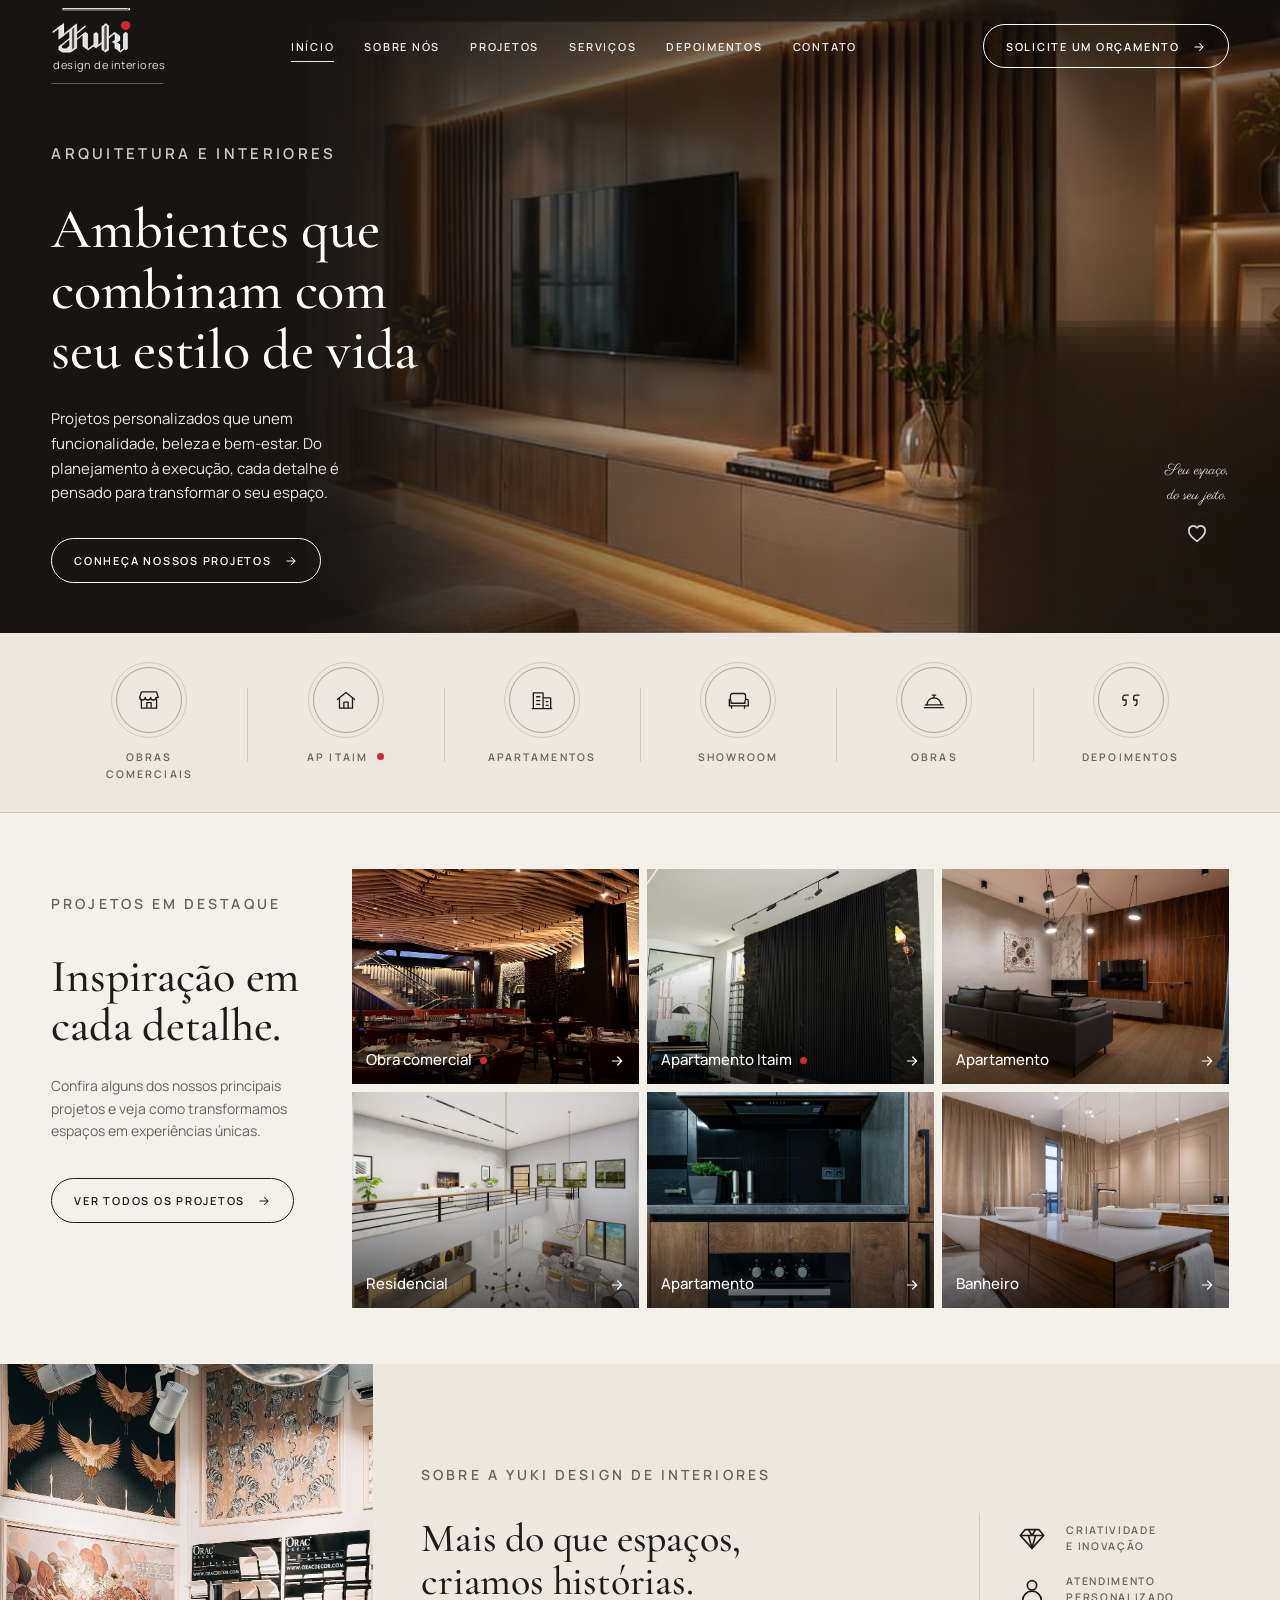
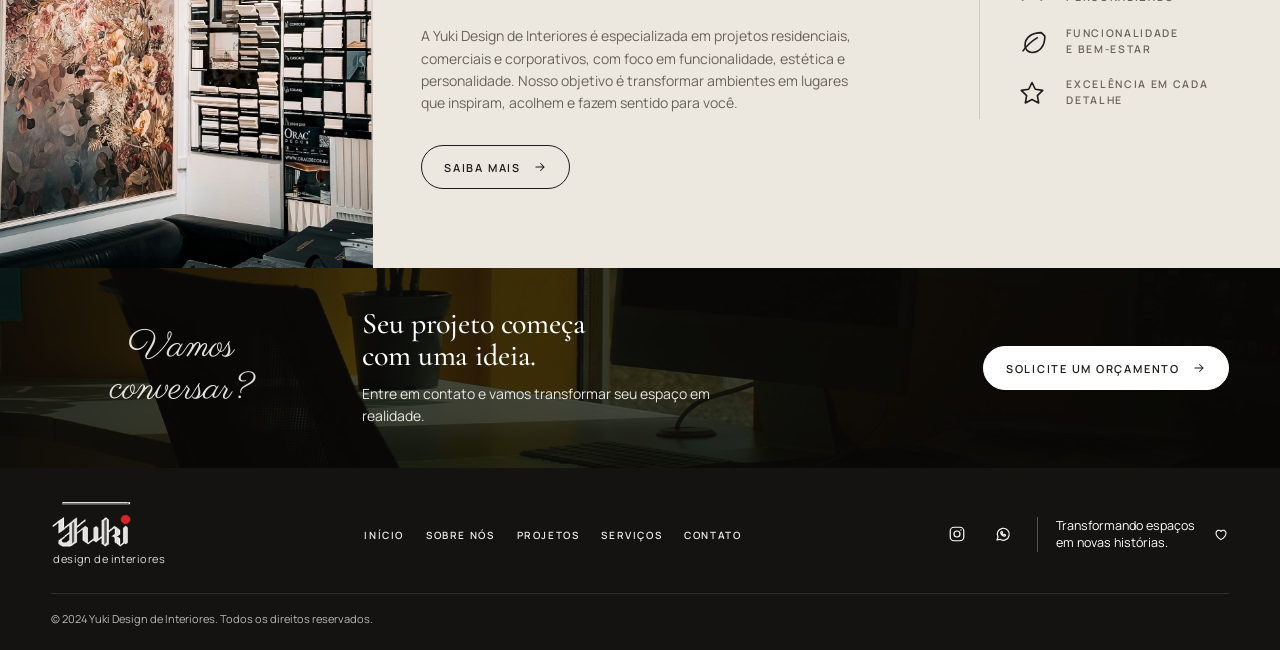
<file: index.html>
<!doctype html>
<html lang="pt-BR">
<head>
<meta charset="utf-8">
<meta name="viewport" content="width=device-width, initial-scale=1">
<title>Yuki Design de Interiores</title>
<meta name="description" content="Yuki Design de Interiores: projetos residenciais, comerciais e corporativos que unem funcionalidade, beleza e bem-estar. Do planejamento à execução, cada detalhe é pensado para transformar o seu espaço.">
<link rel="icon" href="img/favicon.png" type="image/png">
<link rel="preconnect" href="https://fonts.googleapis.com">
<link rel="preconnect" href="https://fonts.gstatic.com" crossorigin>
<link rel="stylesheet" href="https://fonts.googleapis.com/css2?family=Cormorant+Garamond:wght@500;600&family=Manrope:wght@400;500;600;700&family=Parisienne&display=swap">
<link rel="stylesheet" href="css/estilo.css">
</head>
<body class="pagina-index">

<header class="topo" id="topo">
  <div class="miolo">
    <a class="marca" href="index.html" aria-label="Yuki Design de Interiores, início">
      <img src="img/logo-branca.png" alt="Yuki" width="190" height="80">
      <small>design de interiores</small>
    </a>
    <nav aria-label="Principal">
      <ul class="menu" id="menu">
        <li><a href="index.html" aria-current="page">Início</a></li>
        <li><a href="sobre.html">Sobre nós</a></li>
        <li><a href="projetos.html">Projetos</a></li>
        <li><a href="servicos.html">Serviços</a></li>
        <li><a href="depoimentos.html">Depoimentos</a></li>
        <li><a href="contato.html">Contato</a></li>
      </ul>
    </nav>
    <a class="botao claro" href="contato.html">Solicite um orçamento <svg viewBox="0 0 24 24" fill="none" stroke="currentColor" stroke-width="1.8" stroke-linecap="round" stroke-linejoin="round" aria-hidden="true"><path d="M5 12h14M13 6l6 6-6 6"/></svg></a>
    <button class="abrir-menu" type="button" aria-expanded="false" aria-controls="menu" aria-label="Abrir o menu"><svg viewBox="0 0 24 24" fill="none" stroke="currentColor" stroke-width="1.8" stroke-linecap="round" aria-hidden="true"><path d="M4 7h16M4 12h16M4 17h16"/></svg></button>
  </div>
</header>

<main>
  <section class="heroi" id="inicio">
    <div class="slides" aria-hidden="true">
      <img class="fundo poster" src="img/hero.jpg" alt="" width="1358" height="762" fetchpriority="high">
      <video class="fundo" muted playsinline loop preload="none" data-pc="video/clip-1.mp4" data-cel="video/clip-1-m.mp4"></video>
      <video class="fundo" muted playsinline loop preload="none" data-pc="video/clip-2.mp4" data-cel="video/clip-2-m.mp4"></video>
      <video class="fundo" muted playsinline loop preload="none" data-pc="video/clip-3.mp4" data-cel="video/clip-3-m.mp4"></video>
      <video class="fundo" muted playsinline loop preload="none" data-pc="video/clip-4.mp4" data-cel="video/clip-4-m.mp4"></video>
    </div>
    <div class="miolo">
      <div>
        <p class="rotulo">Arquitetura e interiores</p>
        <h1 class="serif">Ambientes que<br>combinam com<br>seu estilo de vida</h1>
        <p>Projetos personalizados que unem funcionalidade, beleza e bem-estar. Do planejamento à execução, cada detalhe é pensado para transformar o seu espaço.</p>
        <a class="botao claro" href="projetos.html">Conheça nossos projetos <svg viewBox="0 0 24 24" fill="none" stroke="currentColor" stroke-width="1.8" stroke-linecap="round" stroke-linejoin="round" aria-hidden="true"><path d="M5 12h14M13 6l6 6-6 6"/></svg></a>
      </div>
      <p class="assinatura">Seu espaço,<br>do seu jeito.
        <svg viewBox="0 0 24 24" fill="none" stroke="currentColor" stroke-width="1.6" stroke-linejoin="round" aria-hidden="true"><path d="M12 20.5s-7.5-4.6-7.5-10A4.1 4.1 0 0 1 12 8.2a4.1 4.1 0 0 1 7.5 2.3c0 5.4-7.5 10-7.5 10z"/></svg>
      </p>
    </div>
  </section>

  <section class="faixa" id="servicos" aria-label="Categorias">
    <div class="miolo">
      <ul>
        <li><a href="projetos.html#comercial"><span class="circulo"><svg viewBox="0 0 24 24" fill="none" stroke="currentColor" stroke-width="1.2" stroke-linecap="round" stroke-linejoin="round" aria-hidden="true"><path d="M3.5 9.5 5 4.5h14l1.5 5"/><path d="M3.5 9.5a2.5 2.5 0 0 0 5 0 2.5 2.5 0 0 0 5 0 2.5 2.5 0 0 0 5 0 2.5 2.5 0 0 0 2 0"/><path d="M5 11.5v8h14v-8M10 19.5v-5h4v5"/></svg></span>Obras<br>comerciais</a></li>
        <li><a href="projetos.html#apartamentos"><span class="circulo"><svg viewBox="0 0 24 24" fill="none" stroke="currentColor" stroke-width="1.2" stroke-linecap="round" stroke-linejoin="round" aria-hidden="true"><path d="M4 11.5 12 5l8 6.5"/><path d="M6 10v9.5h12V10"/><path d="M10 19.5v-5.5h4v5.5"/></svg></span><span class="nowrap">Ap Itaim <span class="ponto" aria-hidden="true"></span></span></a></li>
        <li><a href="projetos.html#apartamentos"><span class="circulo"><svg viewBox="0 0 24 24" fill="none" stroke="currentColor" stroke-width="1.2" stroke-linecap="round" stroke-linejoin="round" aria-hidden="true"><path d="M4 20V5.5h9V20M13 10h7v10M3 20h18"/><path d="M7 9h3M7 12.5h3M7 16h3M16 13.5h1.5M16 17h1.5"/></svg></span>Apartamentos</a></li>
        <li><a href="projetos.html#showroom"><span class="circulo"><svg viewBox="0 0 24 24" fill="none" stroke="currentColor" stroke-width="1.2" stroke-linecap="round" stroke-linejoin="round" aria-hidden="true"><path d="M5 11V8a2 2 0 0 1 2-2h10a2 2 0 0 1 2 2v3"/><path d="M4 11.5a1.5 1.5 0 0 1 1.5 1.5v2h13v-2a1.5 1.5 0 0 1 3 0v4.5H4z"/><path d="M6 17.5V19.5M18 17.5V19.5"/></svg></span>Showroom</a></li>
        <li><a href="servicos.html"><span class="circulo"><svg viewBox="0 0 24 24" fill="none" stroke="currentColor" stroke-width="1.2" stroke-linecap="round" stroke-linejoin="round" aria-hidden="true"><path d="M4 16.5h16"/><path d="M5.5 16.5a6.5 6.5 0 0 1 13 0"/><path d="M12 7.5v2.5M10.5 7.5h3"/><path d="M3 19h18"/></svg></span>Obras</a></li>
        <li><a href="depoimentos.html"><span class="circulo"><svg viewBox="0 0 24 24" fill="none" stroke="currentColor" stroke-width="1.2" stroke-linecap="round" stroke-linejoin="round" aria-hidden="true"><path d="M9.5 7.5H6.5a2 2 0 0 0-2 2v2.5h3v3a2 2 0 0 1-2 2"/><path d="M19.5 7.5h-3a2 2 0 0 0-2 2v2.5h3v3a2 2 0 0 1-2 2"/></svg></span>Depoimentos</a></li>
      </ul>
    </div>
  </section>

  <section class="projetos" id="projetos">
    <div class="miolo">
      <div>
        <p class="rotulo">Projetos em destaque</p>
        <h2 class="serif">Inspiração em cada detalhe.</h2>
        <p>Confira alguns dos nossos principais projetos e veja como transformamos espaços em experiências únicas.</p>
        <a class="botao" href="projetos.html">Ver todos os projetos <svg viewBox="0 0 24 24" fill="none" stroke="currentColor" stroke-width="1.8" stroke-linecap="round" stroke-linejoin="round" aria-hidden="true"><path d="M5 12h14M13 6l6 6-6 6"/></svg></a>
      </div>
      <ul class="grade">
        <li><img src="img/proj-restaurante.jpg" alt="Obra comercial: salão de restaurante com iluminação quente e forro ripado" width="900" height="600" loading="lazy"><a href="projetos.html#comercial"><span>Obra <span class="nowrap">comercial <span class="ponto" aria-hidden="true"></span></span></span><svg viewBox="0 0 24 24" fill="none" stroke="currentColor" stroke-width="1.8" stroke-linecap="round" stroke-linejoin="round" aria-hidden="true"><path d="M5 12h14M13 6l6 6-6 6"/></svg></a></li>
        <li><img src="img/proj-apartamento-itaim.jpg" alt="Apartamento Itaim: living com painel ripado de madeira e iluminação indireta" width="900" height="600" loading="lazy"><a href="projetos.html#apartamentos"><span>Apartamento <span class="nowrap">Itaim <span class="ponto" aria-hidden="true"></span></span></span><svg viewBox="0 0 24 24" fill="none" stroke="currentColor" stroke-width="1.8" stroke-linecap="round" stroke-linejoin="round" aria-hidden="true"><path d="M5 12h14M13 6l6 6-6 6"/></svg></a></li>
        <li><img src="img/proj-apartamento-tv.jpg" alt="Apartamento: sala com painel de TV em madeira e sofá grafite" width="900" height="600" loading="lazy"><a href="projetos.html#apartamentos">Apartamento<svg viewBox="0 0 24 24" fill="none" stroke="currentColor" stroke-width="1.8" stroke-linecap="round" stroke-linejoin="round" aria-hidden="true"><path d="M5 12h14M13 6l6 6-6 6"/></svg></a></li>
        <li><img src="img/proj-residencial.jpg" alt="Residencial: mezanino com guarda-corpo em metal e parede de quadros" width="900" height="600" loading="lazy"><a href="projetos.html#residencial">Residencial<svg viewBox="0 0 24 24" fill="none" stroke="currentColor" stroke-width="1.8" stroke-linecap="round" stroke-linejoin="round" aria-hidden="true"><path d="M5 12h14M13 6l6 6-6 6"/></svg></a></li>
        <li><img src="img/proj-cozinha.jpg" alt="Apartamento: cozinha escura com bancada em madeira" width="900" height="600" loading="lazy"><a href="projetos.html#cozinhas">Apartamento<svg viewBox="0 0 24 24" fill="none" stroke="currentColor" stroke-width="1.8" stroke-linecap="round" stroke-linejoin="round" aria-hidden="true"><path d="M5 12h14M13 6l6 6-6 6"/></svg></a></li>
        <li><img src="img/proj-banheiro.jpg" alt="Banheiro: banheira de imersão e bancada de madeira com cuba dupla" width="900" height="600" loading="lazy"><a href="projetos.html#cozinhas">Banheiro<svg viewBox="0 0 24 24" fill="none" stroke="currentColor" stroke-width="1.8" stroke-linecap="round" stroke-linejoin="round" aria-hidden="true"><path d="M5 12h14M13 6l6 6-6 6"/></svg></a></li>
      </ul>
    </div>
  </section>

  <section class="sobre" id="sobre">
    <div class="miolo caixa">
      <figure><img src="img/sobre-amostras.jpg" alt="Mostruário de revestimentos e materiais do estúdio" width="1100" height="1487" loading="lazy"></figure>
      <div class="texto">
        <p class="rotulo">Sobre a Yuki Design de Interiores</p>
        <h2 class="serif">Mais do que espaços, criamos histórias.</h2>
        <p>A Yuki Design de Interiores é especializada em projetos residenciais, comerciais e corporativos, com foco em funcionalidade, estética e personalidade. Nosso objetivo é transformar ambientes em lugares que inspiram, acolhem e fazem sentido para você.</p>
        <a class="botao" href="sobre.html">Saiba mais <svg viewBox="0 0 24 24" fill="none" stroke="currentColor" stroke-width="1.8" stroke-linecap="round" stroke-linejoin="round" aria-hidden="true"><path d="M5 12h14M13 6l6 6-6 6"/></svg></a>
      </div>
      <ul class="valores">
        <li><svg viewBox="0 0 24 24" fill="none" stroke="currentColor" stroke-width="1.4" stroke-linejoin="round" aria-hidden="true"><path d="M6 4h12l4 5-10 11L2 9z"/><path d="M2 9h20M9 4l3 5 3-5M9 9l3 11 3-11"/></svg><span>Criatividade<br>e inovação</span></li>
        <li><svg viewBox="0 0 24 24" fill="none" stroke="currentColor" stroke-width="1.4" stroke-linejoin="round" aria-hidden="true"><circle cx="12" cy="8" r="4"/><path d="M4 21a8 8 0 0 1 16 0"/></svg><span>Atendimento<br>personalizado</span></li>
        <li><svg viewBox="0 0 24 24" fill="none" stroke="currentColor" stroke-width="1.4" stroke-linejoin="round" aria-hidden="true"><path d="M20 4c-8 0-14 4-14 11a6 6 0 0 0 6 6c7 0 11-6 11-14z"/><path d="M4 20c4-6 8-9 13-12"/></svg><span>Funcionalidade<br>e bem-estar</span></li>
        <li><svg viewBox="0 0 24 24" fill="none" stroke="currentColor" stroke-width="1.4" stroke-linejoin="round" aria-hidden="true"><path d="M12 3l2.8 5.8 6.4.9-4.6 4.5 1.1 6.3L12 17.5l-5.7 3 1.1-6.3L2.8 9.7l6.4-.9z"/></svg><span>Excelência em cada detalhe</span></li>
      </ul>
    </div>
  </section>

  <section class="chamada" id="contato-chamada">
    <img class="fundo" src="img/cta.jpg" alt="" width="1800" height="1200" loading="lazy">
    <div class="miolo">
      <p class="script">Vamos<br>conversar?</p>
      <div>
        <h2 class="serif">Seu projeto começa<br>com uma ideia.</h2>
        <p>Entre em contato e vamos transformar seu espaço em realidade.</p>
      </div>
      <a class="botao cheio" href="contato.html">Solicite um orçamento <svg viewBox="0 0 24 24" fill="none" stroke="currentColor" stroke-width="1.8" stroke-linecap="round" stroke-linejoin="round" aria-hidden="true"><path d="M5 12h14M13 6l6 6-6 6"/></svg></a>
    </div>
  </section>
</main>

<footer class="rodape">
  <div class="miolo linha-1">
    <a class="marca" href="index.html" aria-label="Yuki Design de Interiores, início">
      <img src="img/logo-branca.png" alt="Yuki" width="190" height="80">
      <small>design de interiores</small>
    </a>
    <nav aria-label="Rodapé">
      <ul class="menu">
        <li><a href="index.html">Início</a></li>
        <li><a href="sobre.html">Sobre nós</a></li>
        <li><a href="projetos.html">Projetos</a></li>
        <li><a href="servicos.html">Serviços</a></li>
        <li><a href="contato.html">Contato</a></li>
      </ul>
    </nav>
    <div class="redes">
      <div class="icones">
        <a href="#" data-contato="instagram" aria-label="Instagram"><svg viewBox="0 0 24 24" fill="none" stroke="currentColor" stroke-width="1.6" stroke-linejoin="round" aria-hidden="true"><rect x="3" y="3" width="18" height="18" rx="5"/><circle cx="12" cy="12" r="4"/><circle cx="17.3" cy="6.7" r="0.9" fill="currentColor" stroke="none"/></svg></a>
        <a href="#" data-contato="whatsapp" aria-label="WhatsApp"><svg viewBox="0 0 24 24" fill="none" stroke="currentColor" stroke-width="1.6" stroke-linejoin="round" aria-hidden="true"><path d="M4 20l1.3-3.8A8 8 0 1 1 8 19.1z"/><path d="M9 9.5c0 3 2.5 5.5 5.5 5.5l1-1.5-2-1-1 1a4 4 0 0 1-2-2l1-1-1-2z"/></svg></a>
      </div>
      <p class="frase">Transformando espaços em novas histórias. <svg viewBox="0 0 24 24" fill="none" stroke="currentColor" stroke-width="1.6" stroke-linejoin="round" aria-hidden="true"><path d="M12 20.5s-7.5-4.6-7.5-10A4.1 4.1 0 0 1 12 8.2a4.1 4.1 0 0 1 7.5 2.3c0 5.4-7.5 10-7.5 10z"/></svg></p>
    </div>
  </div>
  <div class="miolo linha-2">© 2024 Yuki Design de Interiores. Todos os direitos reservados.</div>
</footer>

<script src="js/site.js"></script>
</body>
</html>
</file>
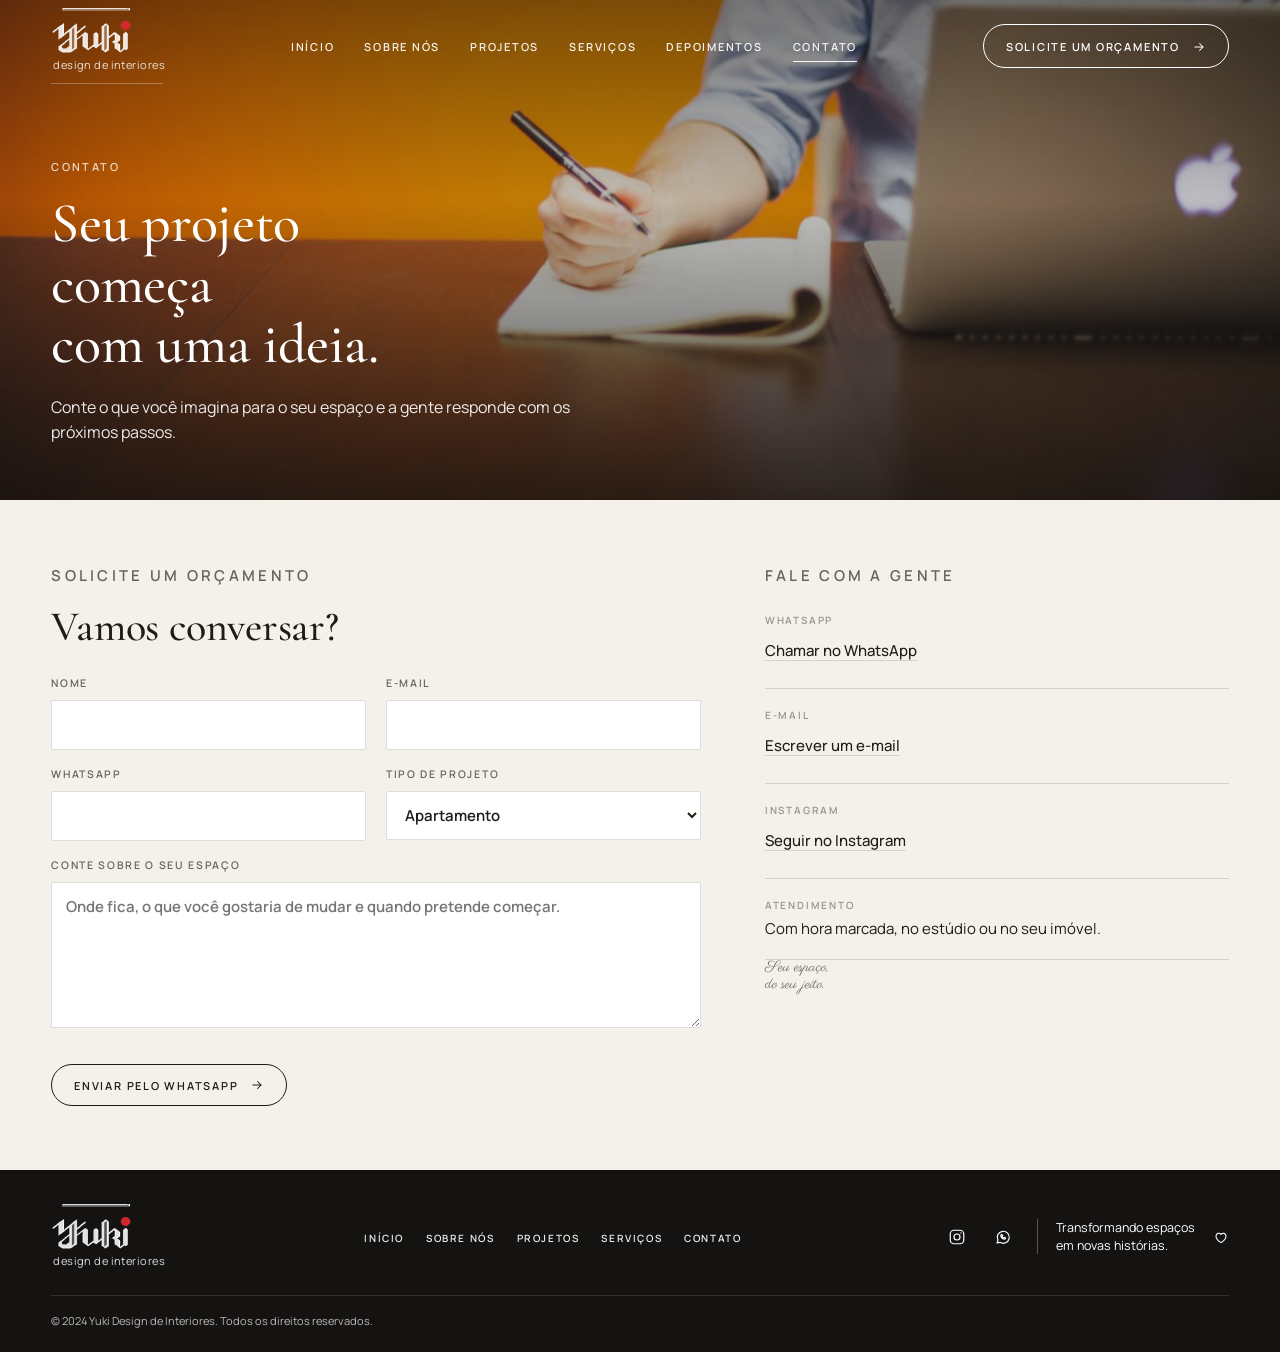
<file: contato.html>
<!doctype html>
<html lang="pt-BR">
<head>
<meta charset="utf-8">
<meta name="viewport" content="width=device-width, initial-scale=1">
<title>Contato · Yuki Design de Interiores</title>
<meta name="description" content="Fale com a Yuki Design de Interiores e solicite um orçamento para o seu projeto residencial, comercial ou corporativo.">
<link rel="icon" href="img/favicon.png" type="image/png">
<link rel="preconnect" href="https://fonts.googleapis.com">
<link rel="preconnect" href="https://fonts.gstatic.com" crossorigin>
<link rel="stylesheet" href="https://fonts.googleapis.com/css2?family=Cormorant+Garamond:wght@500;600&family=Manrope:wght@400;500;600;700&family=Parisienne&display=swap">
<link rel="stylesheet" href="css/estilo.css">
</head>
<body class="pagina-contato">

<header class="topo" id="topo">
  <div class="miolo">
    <a class="marca" href="index.html" aria-label="Yuki Design de Interiores, início">
      <img src="img/logo-branca.png" alt="Yuki" width="190" height="80">
      <small>design de interiores</small>
    </a>
    <nav aria-label="Principal">
      <ul class="menu" id="menu">
        <li><a href="index.html">Início</a></li>
        <li><a href="sobre.html">Sobre nós</a></li>
        <li><a href="projetos.html">Projetos</a></li>
        <li><a href="servicos.html">Serviços</a></li>
        <li><a href="depoimentos.html">Depoimentos</a></li>
        <li><a href="contato.html" aria-current="page">Contato</a></li>
      </ul>
    </nav>
    <a class="botao claro" href="contato.html">Solicite um orçamento <svg viewBox="0 0 24 24" fill="none" stroke="currentColor" stroke-width="1.8" stroke-linecap="round" stroke-linejoin="round" aria-hidden="true"><path d="M5 12h14M13 6l6 6-6 6"/></svg></a>
    <button class="abrir-menu" type="button" aria-expanded="false" aria-controls="menu" aria-label="Abrir o menu"><svg viewBox="0 0 24 24" fill="none" stroke="currentColor" stroke-width="1.8" stroke-linecap="round" aria-hidden="true"><path d="M4 7h16M4 12h16M4 17h16"/></svg></button>
  </div>
</header>

<main>
  <section class="banner">
    <img class="banner-foto" src="img/contato.jpg" alt="" width="1800" height="1200" fetchpriority="high">
    <div class="miolo">
      <p class="rotulo entra" style="--i:0">Contato</p>
      <h1 class="serif"><span class="linha" style="--i:0">Seu projeto começa</span><span class="linha" style="--i:1">com uma ideia.</span></h1>
      <p class="lead entra" style="--i:3">Conte o que você imagina para o seu espaço e a gente responde com os próximos passos.</p>
    </div>
  </section>

  <section class="secao contato-secao">
    <div class="miolo duas">
      <form class="form" id="form-contato" novalidate>
        <p class="rotulo">Solicite um orçamento</p>
        <h2 class="serif">Vamos conversar?</h2>
        <div class="campos">
          <label>Nome<input type="text" name="nome" autocomplete="name" required></label>
          <label>E-mail<input type="email" name="email" autocomplete="email" required></label>
          <label>WhatsApp<input type="tel" name="whatsapp" autocomplete="tel" inputmode="tel"></label>
          <label>Tipo de projeto<select name="tipo"><option>Apartamento</option><option>Casa</option><option>Loja ou restaurante</option><option>Escritório</option><option>Consultoria de decoração</option><option>Outro</option></select></label>
          <label class="larga">Conte sobre o seu espaço<textarea name="mensagem" rows="5" placeholder="Onde fica, o que você gostaria de mudar e quando pretende começar."></textarea></label>
        </div>
        <button class="botao" type="submit">Enviar pelo WhatsApp <svg viewBox="0 0 24 24" fill="none" stroke="currentColor" stroke-width="1.8" stroke-linecap="round" stroke-linejoin="round" aria-hidden="true"><path d="M5 12h14M13 6l6 6-6 6"/></svg></button>
        <p class="aviso" id="aviso-form" hidden></p>
      </form>
      <aside class="info">
        <p class="rotulo">Fale com a gente</p>
        <ul>
          <li><span class="rotulo-mini">WhatsApp</span><a href="#" data-contato="whatsapp">Chamar no WhatsApp</a></li>
          <li><span class="rotulo-mini">E-mail</span><a href="#" data-contato="email">Escrever um e-mail</a></li>
          <li><span class="rotulo-mini">Instagram</span><a href="#" data-contato="instagram">Seguir no Instagram</a></li>
          <li><span class="rotulo-mini">Atendimento</span><span>Com hora marcada, no estúdio ou no seu imóvel.</span></li>
        </ul>
        <p class="script-escuro">Seu espaço,<br>do seu jeito.</p>
      </aside>
    </div>
  </section>
</main>

<footer class="rodape">
  <div class="miolo linha-1">
    <a class="marca" href="index.html" aria-label="Yuki Design de Interiores, início">
      <img src="img/logo-branca.png" alt="Yuki" width="190" height="80">
      <small>design de interiores</small>
    </a>
    <nav aria-label="Rodapé">
      <ul class="menu">
        <li><a href="index.html">Início</a></li>
        <li><a href="sobre.html">Sobre nós</a></li>
        <li><a href="projetos.html">Projetos</a></li>
        <li><a href="servicos.html">Serviços</a></li>
        <li><a href="contato.html">Contato</a></li>
      </ul>
    </nav>
    <div class="redes">
      <div class="icones">
        <a href="#" data-contato="instagram" aria-label="Instagram"><svg viewBox="0 0 24 24" fill="none" stroke="currentColor" stroke-width="1.6" stroke-linejoin="round" aria-hidden="true"><rect x="3" y="3" width="18" height="18" rx="5"/><circle cx="12" cy="12" r="4"/><circle cx="17.3" cy="6.7" r="0.9" fill="currentColor" stroke="none"/></svg></a>
        <a href="#" data-contato="whatsapp" aria-label="WhatsApp"><svg viewBox="0 0 24 24" fill="none" stroke="currentColor" stroke-width="1.6" stroke-linejoin="round" aria-hidden="true"><path d="M4 20l1.3-3.8A8 8 0 1 1 8 19.1z"/><path d="M9 9.5c0 3 2.5 5.5 5.5 5.5l1-1.5-2-1-1 1a4 4 0 0 1-2-2l1-1-1-2z"/></svg></a>
      </div>
      <p class="frase">Transformando espaços em novas histórias. <svg viewBox="0 0 24 24" fill="none" stroke="currentColor" stroke-width="1.6" stroke-linejoin="round" aria-hidden="true"><path d="M12 20.5s-7.5-4.6-7.5-10A4.1 4.1 0 0 1 12 8.2a4.1 4.1 0 0 1 7.5 2.3c0 5.4-7.5 10-7.5 10z"/></svg></p>
    </div>
  </div>
  <div class="miolo linha-2">© 2024 Yuki Design de Interiores. Todos os direitos reservados.</div>
</footer>

<script src="js/site.js"></script>
</body>
</html>
</file>
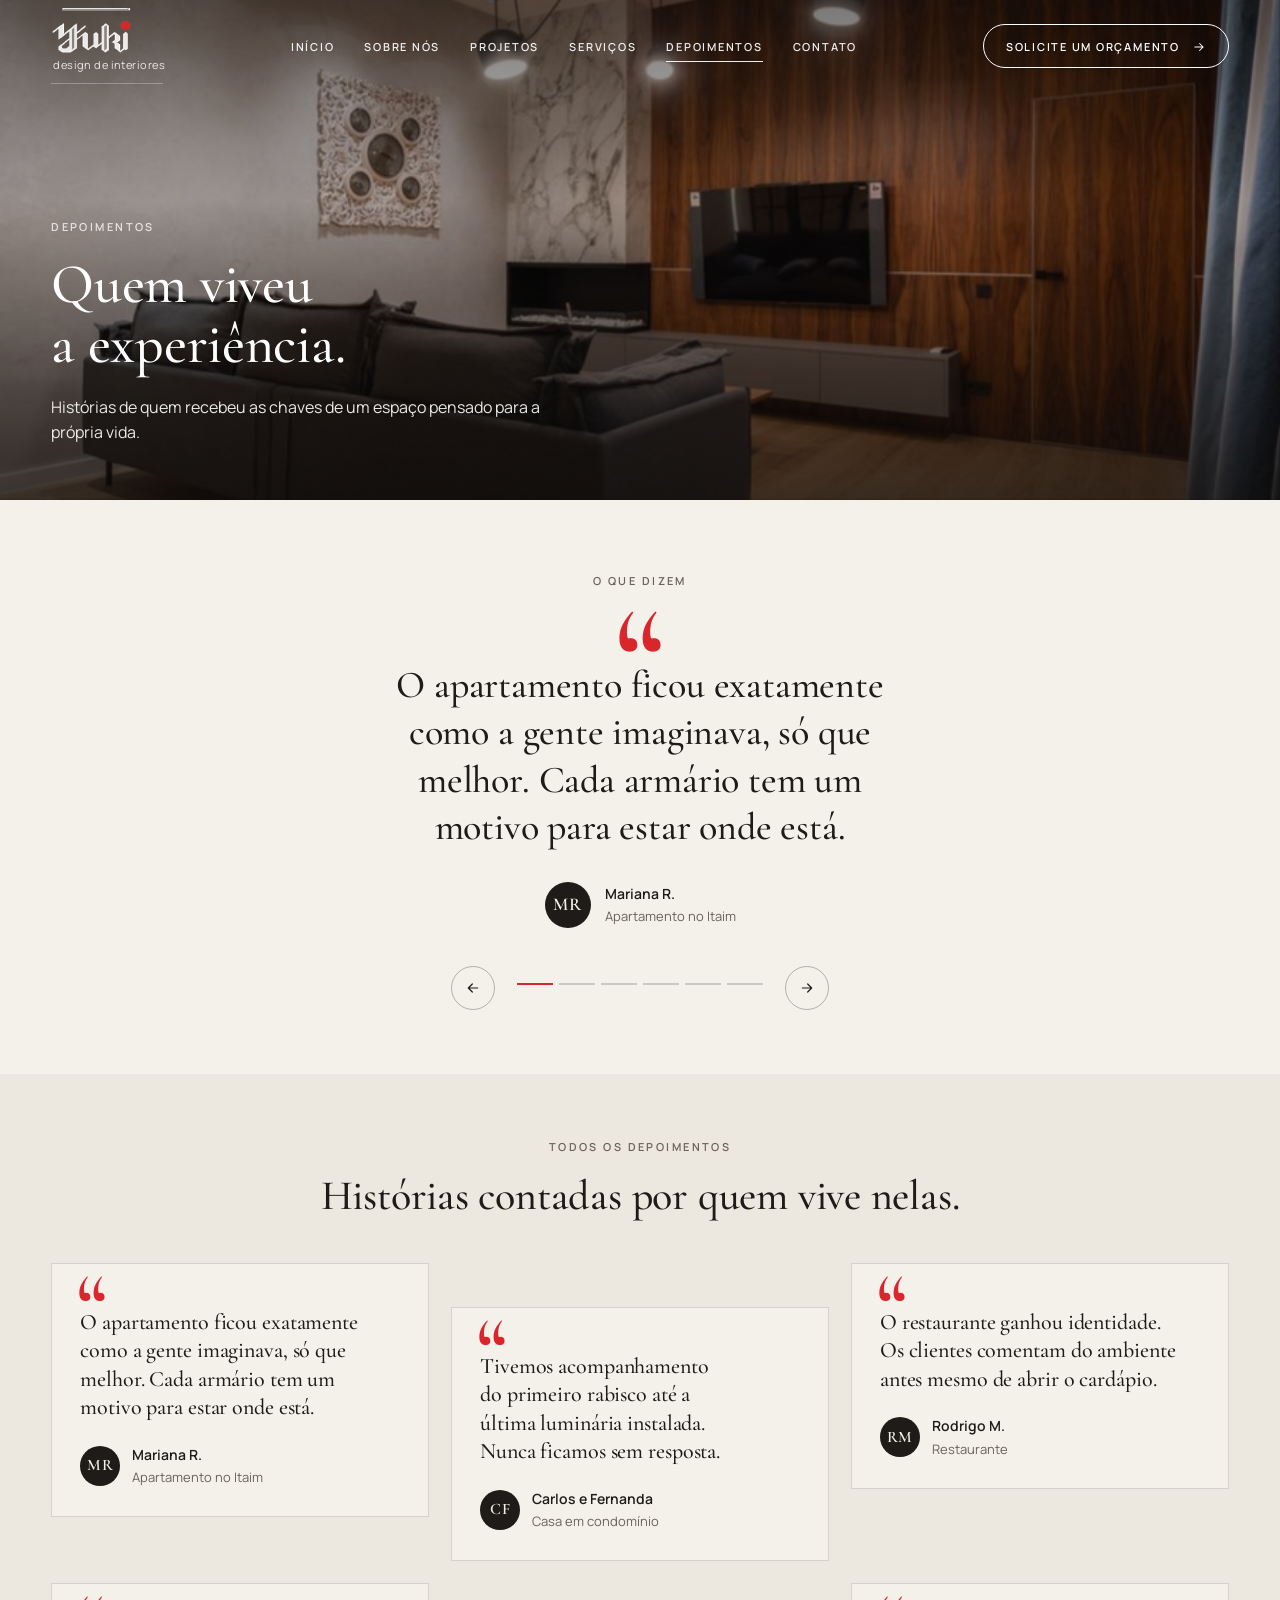
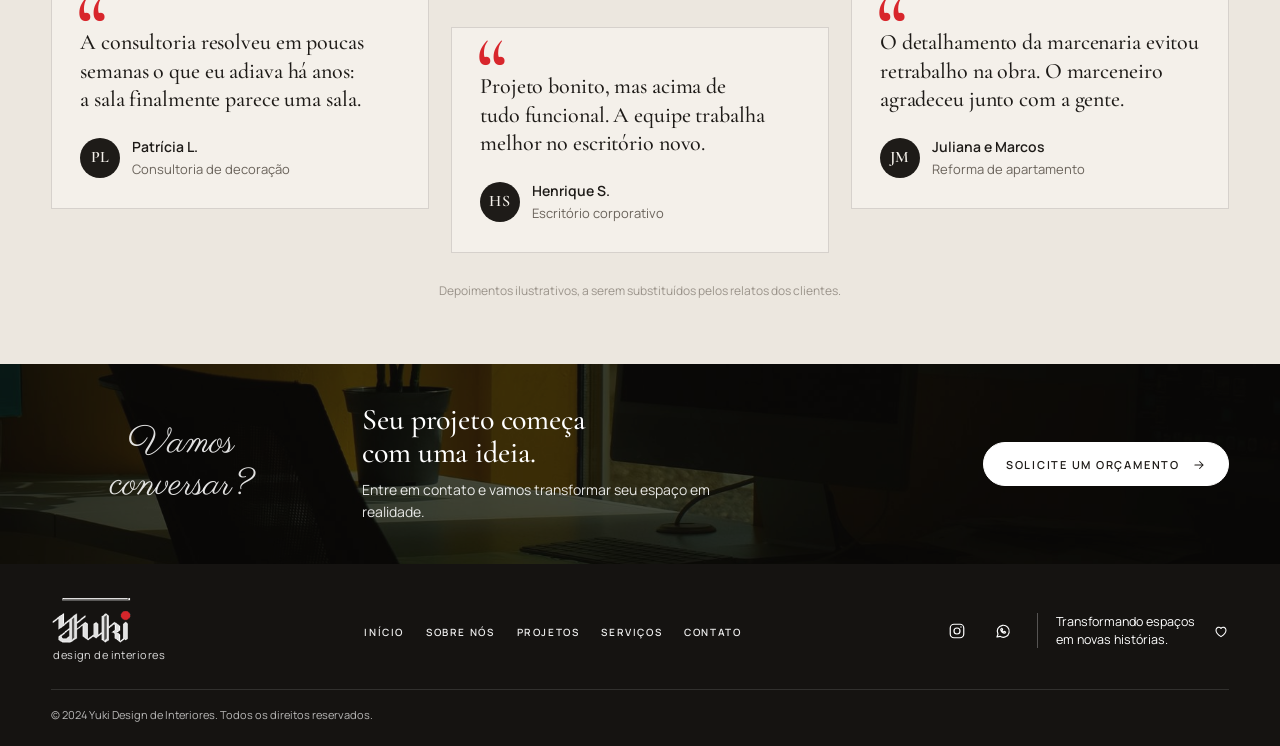
<file: depoimentos.html>
<!doctype html>
<html lang="pt-BR">
<head>
<meta charset="utf-8">
<meta name="viewport" content="width=device-width, initial-scale=1">
<title>Depoimentos · Yuki Design de Interiores</title>
<meta name="description" content="O que dizem os clientes da Yuki Design de Interiores sobre projetos de apartamentos, casas, restaurantes e escritórios.">
<link rel="icon" href="img/favicon.png" type="image/png">
<link rel="preconnect" href="https://fonts.googleapis.com">
<link rel="preconnect" href="https://fonts.gstatic.com" crossorigin>
<link rel="stylesheet" href="https://fonts.googleapis.com/css2?family=Cormorant+Garamond:wght@500;600&family=Manrope:wght@400;500;600;700&family=Parisienne&display=swap">
<link rel="stylesheet" href="css/estilo.css">
</head>
<body class="pagina-depoimentos">

<header class="topo" id="topo">
  <div class="miolo">
    <a class="marca" href="index.html" aria-label="Yuki Design de Interiores, início">
      <img src="img/logo-branca.png" alt="Yuki" width="190" height="80">
      <small>design de interiores</small>
    </a>
    <nav aria-label="Principal">
      <ul class="menu" id="menu">
        <li><a href="index.html">Início</a></li>
        <li><a href="sobre.html">Sobre nós</a></li>
        <li><a href="projetos.html">Projetos</a></li>
        <li><a href="servicos.html">Serviços</a></li>
        <li><a href="depoimentos.html" aria-current="page">Depoimentos</a></li>
        <li><a href="contato.html">Contato</a></li>
      </ul>
    </nav>
    <a class="botao claro" href="contato.html">Solicite um orçamento <svg viewBox="0 0 24 24" fill="none" stroke="currentColor" stroke-width="1.8" stroke-linecap="round" stroke-linejoin="round" aria-hidden="true"><path d="M5 12h14M13 6l6 6-6 6"/></svg></a>
    <button class="abrir-menu" type="button" aria-expanded="false" aria-controls="menu" aria-label="Abrir o menu"><svg viewBox="0 0 24 24" fill="none" stroke="currentColor" stroke-width="1.8" stroke-linecap="round" aria-hidden="true"><path d="M4 7h16M4 12h16M4 17h16"/></svg></button>
  </div>
</header>

<main>
  <section class="banner">
    <img class="banner-foto" src="img/proj-apartamento-tv.jpg" alt="" width="1800" height="1200" fetchpriority="high">
    <div class="miolo">
      <p class="rotulo entra" style="--i:0">Depoimentos</p>
      <h1 class="serif"><span class="linha" style="--i:0">Quem viveu</span><span class="linha" style="--i:1">a experiência.</span></h1>
      <p class="lead entra" style="--i:3">Histórias de quem recebeu as chaves de um espaço pensado para a própria vida.</p>
    </div>
  </section>

  <section class="secao vitrine">
    <div class="miolo">
      <p class="rotulo centro revela">O que dizem</p>
      <div class="vitrine-caixa revela" style="--atraso:.1s">
        <span class="aspas-grande serif" aria-hidden="true">“</span>
        <div class="vitrine-slides">
          <figure class="ativa"><blockquote class="serif">O apartamento ficou exatamente como a gente imaginava, só que melhor. Cada armário tem um motivo para estar onde está.</blockquote><figcaption><span class="inicial" aria-hidden="true">MR</span><span class="quem"><strong>Mariana R.</strong><span>Apartamento no Itaim</span></span></figcaption></figure>
          <figure><blockquote class="serif">Tivemos acompanhamento do primeiro rabisco até a última luminária instalada. Nunca ficamos sem resposta.</blockquote><figcaption><span class="inicial" aria-hidden="true">CF</span><span class="quem"><strong>Carlos e Fernanda</strong><span>Casa em condomínio</span></span></figcaption></figure>
          <figure><blockquote class="serif">O restaurante ganhou identidade. Os clientes comentam do ambiente antes mesmo de abrir o cardápio.</blockquote><figcaption><span class="inicial" aria-hidden="true">RM</span><span class="quem"><strong>Rodrigo M.</strong><span>Restaurante</span></span></figcaption></figure>
          <figure><blockquote class="serif">A consultoria resolveu em poucas semanas o que eu adiava há anos: a sala finalmente parece uma sala.</blockquote><figcaption><span class="inicial" aria-hidden="true">PL</span><span class="quem"><strong>Patrícia L.</strong><span>Consultoria de decoração</span></span></figcaption></figure>
          <figure><blockquote class="serif">Projeto bonito, mas acima de tudo funcional. A equipe trabalha melhor no escritório novo.</blockquote><figcaption><span class="inicial" aria-hidden="true">HS</span><span class="quem"><strong>Henrique S.</strong><span>Escritório corporativo</span></span></figcaption></figure>
          <figure><blockquote class="serif">O detalhamento da marcenaria evitou retrabalho na obra. O marceneiro agradeceu junto com a gente.</blockquote><figcaption><span class="inicial" aria-hidden="true">JM</span><span class="quem"><strong>Juliana e Marcos</strong><span>Reforma de apartamento</span></span></figcaption></figure>
        </div>
        <div class="vitrine-controles">
          <button type="button" class="ant" aria-label="Depoimento anterior"><svg viewBox="0 0 24 24" fill="none" stroke="currentColor" stroke-width="1.8" stroke-linecap="round" stroke-linejoin="round" aria-hidden="true"><path d="M19 12H5M11 6l-6 6 6 6"/></svg></button>
          <ol class="pontos" aria-label="Escolher o depoimento">
            <li><button type="button" aria-label="Depoimento 1" aria-current="true"><span class="barra"></span></button></li><li><button type="button" aria-label="Depoimento 2"><span class="barra"></span></button></li><li><button type="button" aria-label="Depoimento 3"><span class="barra"></span></button></li><li><button type="button" aria-label="Depoimento 4"><span class="barra"></span></button></li><li><button type="button" aria-label="Depoimento 5"><span class="barra"></span></button></li><li><button type="button" aria-label="Depoimento 6"><span class="barra"></span></button></li>
          </ol>
          <button type="button" class="prox" aria-label="Próximo depoimento"><svg viewBox="0 0 24 24" fill="none" stroke="currentColor" stroke-width="1.8" stroke-linecap="round" stroke-linejoin="round" aria-hidden="true"><path d="M5 12h14M13 6l6 6-6 6"/></svg></button>
        </div>
      </div>
    </div>
  </section>

  <section class="secao mural">
    <div class="miolo">
      <p class="rotulo centro revela">Todos os depoimentos</p>
      <h2 class="serif centro revela" style="--atraso:.1s">Histórias contadas por quem vive nelas.</h2>
      <ul class="mural-lista">
        <li class="revela" style="--atraso:0.10s"><span class="aspas serif" aria-hidden="true">“</span><blockquote class="serif">O apartamento ficou exatamente como a gente imaginava, só que melhor. Cada armário tem um motivo para estar onde está.</blockquote><p class="autor"><span class="inicial" aria-hidden="true">MR</span><span class="quem"><strong>Mariana R.</strong><span>Apartamento no Itaim</span></span></p></li>
        <li class="revela" style="--atraso:0.22s"><span class="aspas serif" aria-hidden="true">“</span><blockquote class="serif">Tivemos acompanhamento do primeiro rabisco até a última luminária instalada. Nunca ficamos sem resposta.</blockquote><p class="autor"><span class="inicial" aria-hidden="true">CF</span><span class="quem"><strong>Carlos e Fernanda</strong><span>Casa em condomínio</span></span></p></li>
        <li class="revela" style="--atraso:0.34s"><span class="aspas serif" aria-hidden="true">“</span><blockquote class="serif">O restaurante ganhou identidade. Os clientes comentam do ambiente antes mesmo de abrir o cardápio.</blockquote><p class="autor"><span class="inicial" aria-hidden="true">RM</span><span class="quem"><strong>Rodrigo M.</strong><span>Restaurante</span></span></p></li>
        <li class="revela" style="--atraso:0.10s"><span class="aspas serif" aria-hidden="true">“</span><blockquote class="serif">A consultoria resolveu em poucas semanas o que eu adiava há anos: a sala finalmente parece uma sala.</blockquote><p class="autor"><span class="inicial" aria-hidden="true">PL</span><span class="quem"><strong>Patrícia L.</strong><span>Consultoria de decoração</span></span></p></li>
        <li class="revela" style="--atraso:0.22s"><span class="aspas serif" aria-hidden="true">“</span><blockquote class="serif">Projeto bonito, mas acima de tudo funcional. A equipe trabalha melhor no escritório novo.</blockquote><p class="autor"><span class="inicial" aria-hidden="true">HS</span><span class="quem"><strong>Henrique S.</strong><span>Escritório corporativo</span></span></p></li>
        <li class="revela" style="--atraso:0.34s"><span class="aspas serif" aria-hidden="true">“</span><blockquote class="serif">O detalhamento da marcenaria evitou retrabalho na obra. O marceneiro agradeceu junto com a gente.</blockquote><p class="autor"><span class="inicial" aria-hidden="true">JM</span><span class="quem"><strong>Juliana e Marcos</strong><span>Reforma de apartamento</span></span></p></li>
      </ul>
      <p class="nota">Depoimentos ilustrativos, a serem substituídos pelos relatos dos clientes.</p>
    </div>
  </section>

  <section class="chamada" id="contato-chamada">
    <img class="fundo" src="img/cta.jpg" alt="" width="1800" height="1200" loading="lazy">
    <div class="miolo">
      <p class="script">Vamos<br>conversar?</p>
      <div>
        <h2 class="serif">Seu projeto começa<br>com uma ideia.</h2>
        <p>Entre em contato e vamos transformar seu espaço em realidade.</p>
      </div>
      <a class="botao cheio" href="contato.html">Solicite um orçamento <svg viewBox="0 0 24 24" fill="none" stroke="currentColor" stroke-width="1.8" stroke-linecap="round" stroke-linejoin="round" aria-hidden="true"><path d="M5 12h14M13 6l6 6-6 6"/></svg></a>
    </div>
  </section>
</main>

<footer class="rodape">
  <div class="miolo linha-1">
    <a class="marca" href="index.html" aria-label="Yuki Design de Interiores, início">
      <img src="img/logo-branca.png" alt="Yuki" width="190" height="80">
      <small>design de interiores</small>
    </a>
    <nav aria-label="Rodapé">
      <ul class="menu">
        <li><a href="index.html">Início</a></li>
        <li><a href="sobre.html">Sobre nós</a></li>
        <li><a href="projetos.html">Projetos</a></li>
        <li><a href="servicos.html">Serviços</a></li>
        <li><a href="contato.html">Contato</a></li>
      </ul>
    </nav>
    <div class="redes">
      <div class="icones">
        <a href="#" data-contato="instagram" aria-label="Instagram"><svg viewBox="0 0 24 24" fill="none" stroke="currentColor" stroke-width="1.6" stroke-linejoin="round" aria-hidden="true"><rect x="3" y="3" width="18" height="18" rx="5"/><circle cx="12" cy="12" r="4"/><circle cx="17.3" cy="6.7" r="0.9" fill="currentColor" stroke="none"/></svg></a>
        <a href="#" data-contato="whatsapp" aria-label="WhatsApp"><svg viewBox="0 0 24 24" fill="none" stroke="currentColor" stroke-width="1.6" stroke-linejoin="round" aria-hidden="true"><path d="M4 20l1.3-3.8A8 8 0 1 1 8 19.1z"/><path d="M9 9.5c0 3 2.5 5.5 5.5 5.5l1-1.5-2-1-1 1a4 4 0 0 1-2-2l1-1-1-2z"/></svg></a>
      </div>
      <p class="frase">Transformando espaços em novas histórias. <svg viewBox="0 0 24 24" fill="none" stroke="currentColor" stroke-width="1.6" stroke-linejoin="round" aria-hidden="true"><path d="M12 20.5s-7.5-4.6-7.5-10A4.1 4.1 0 0 1 12 8.2a4.1 4.1 0 0 1 7.5 2.3c0 5.4-7.5 10-7.5 10z"/></svg></p>
    </div>
  </div>
  <div class="miolo linha-2">© 2024 Yuki Design de Interiores. Todos os direitos reservados.</div>
</footer>

<script src="js/site.js"></script>
</body>
</html>
</file>
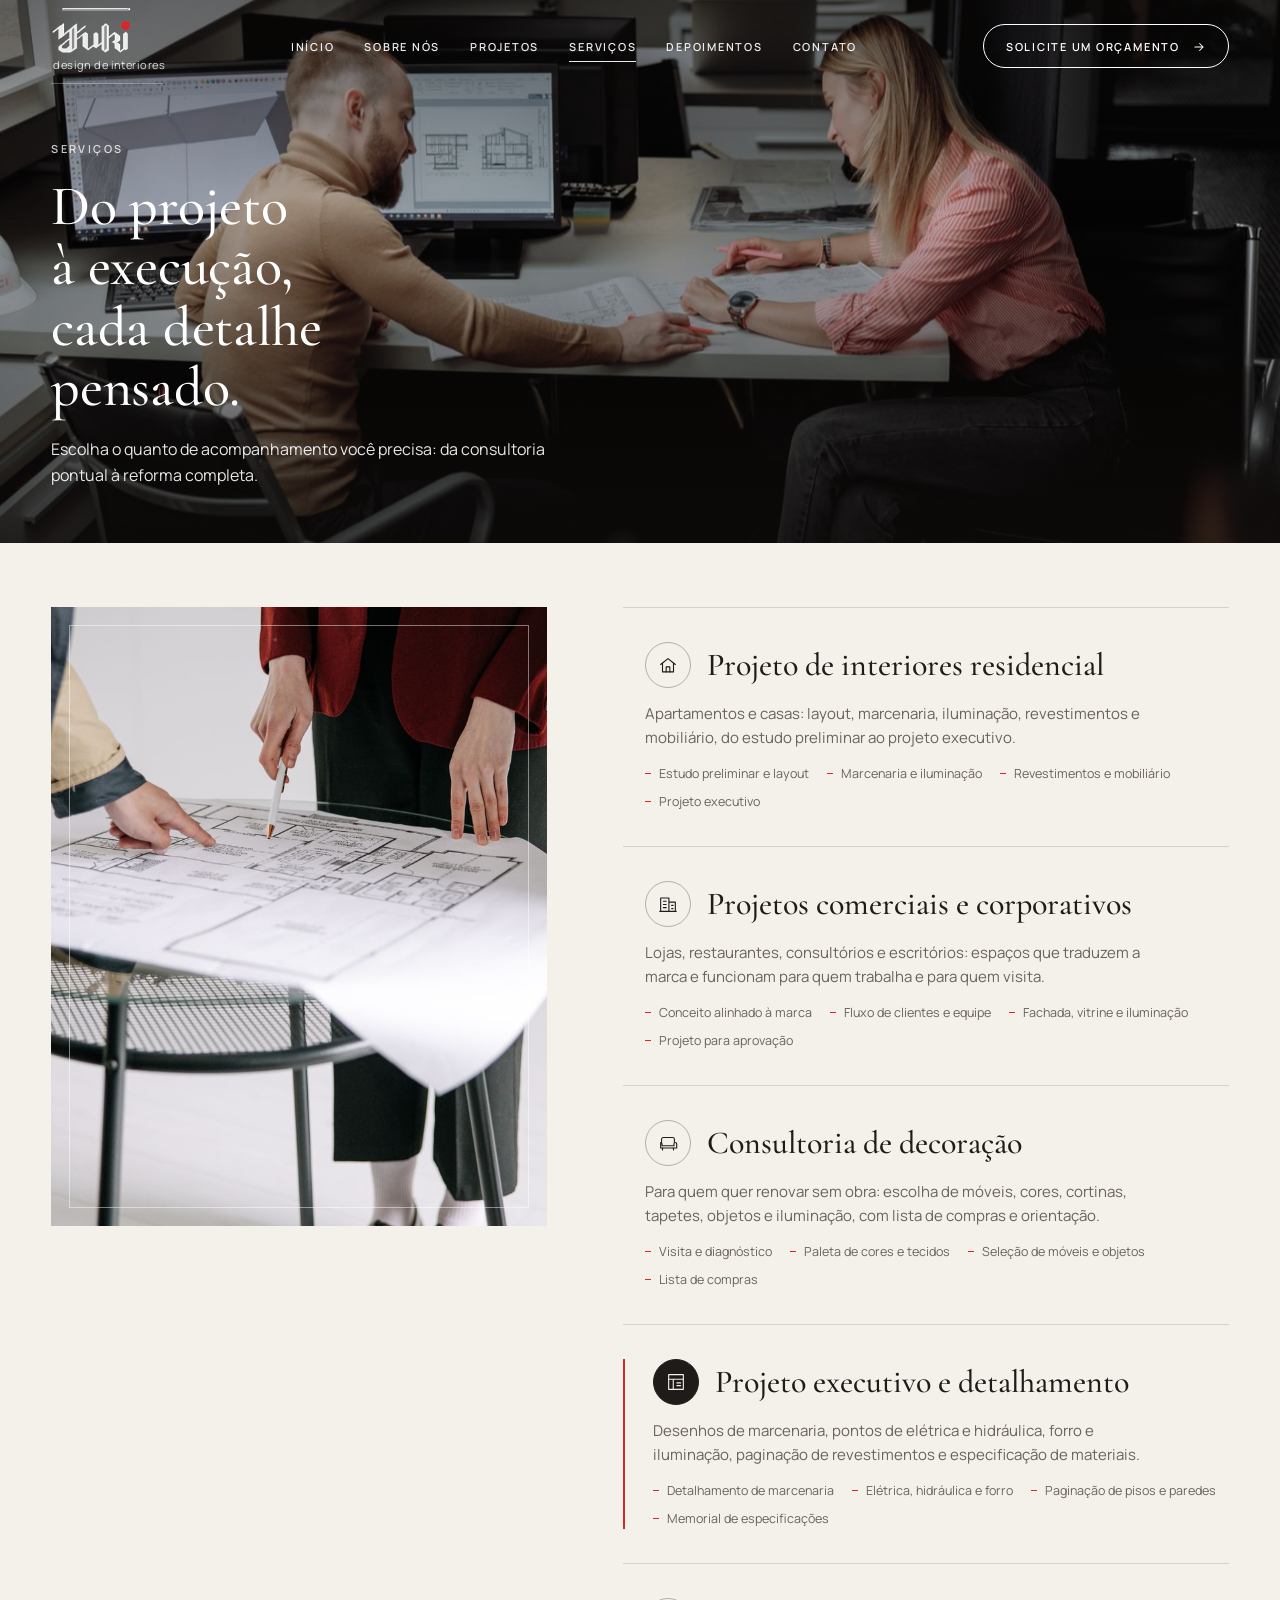
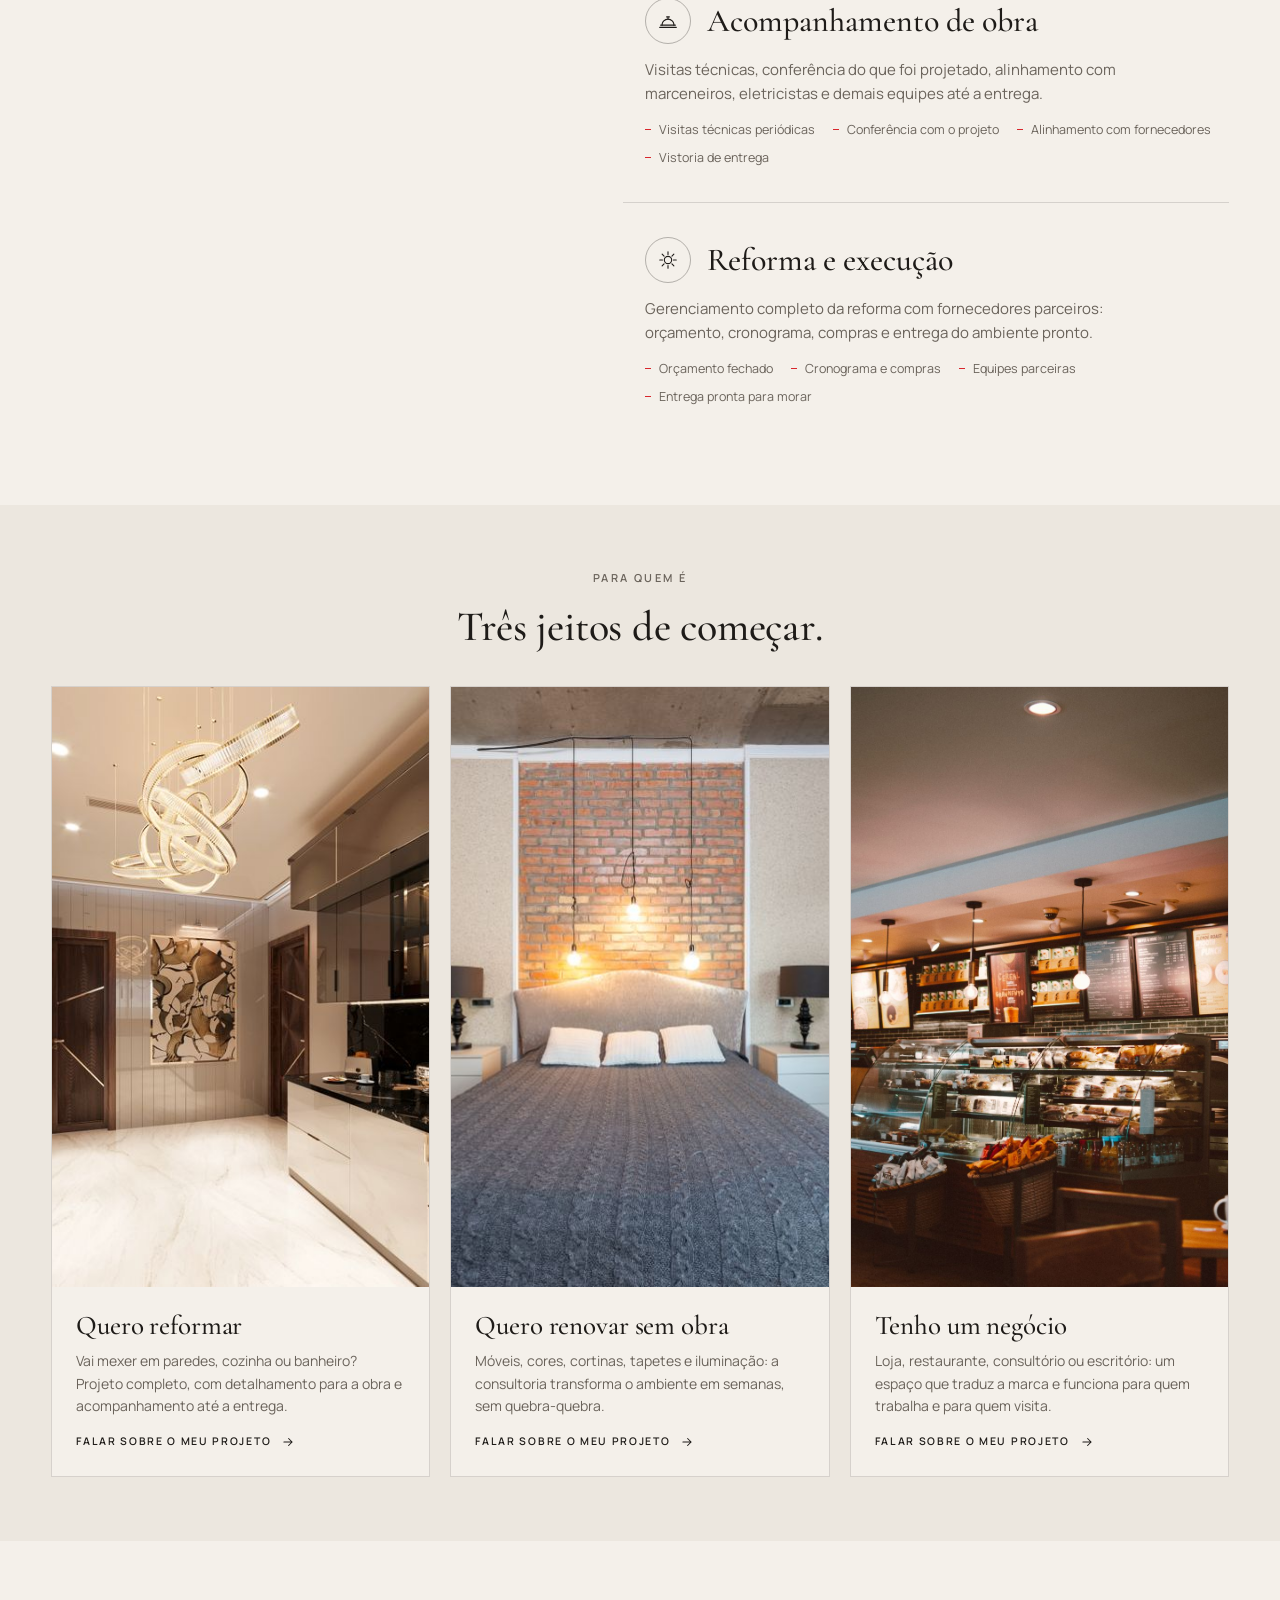
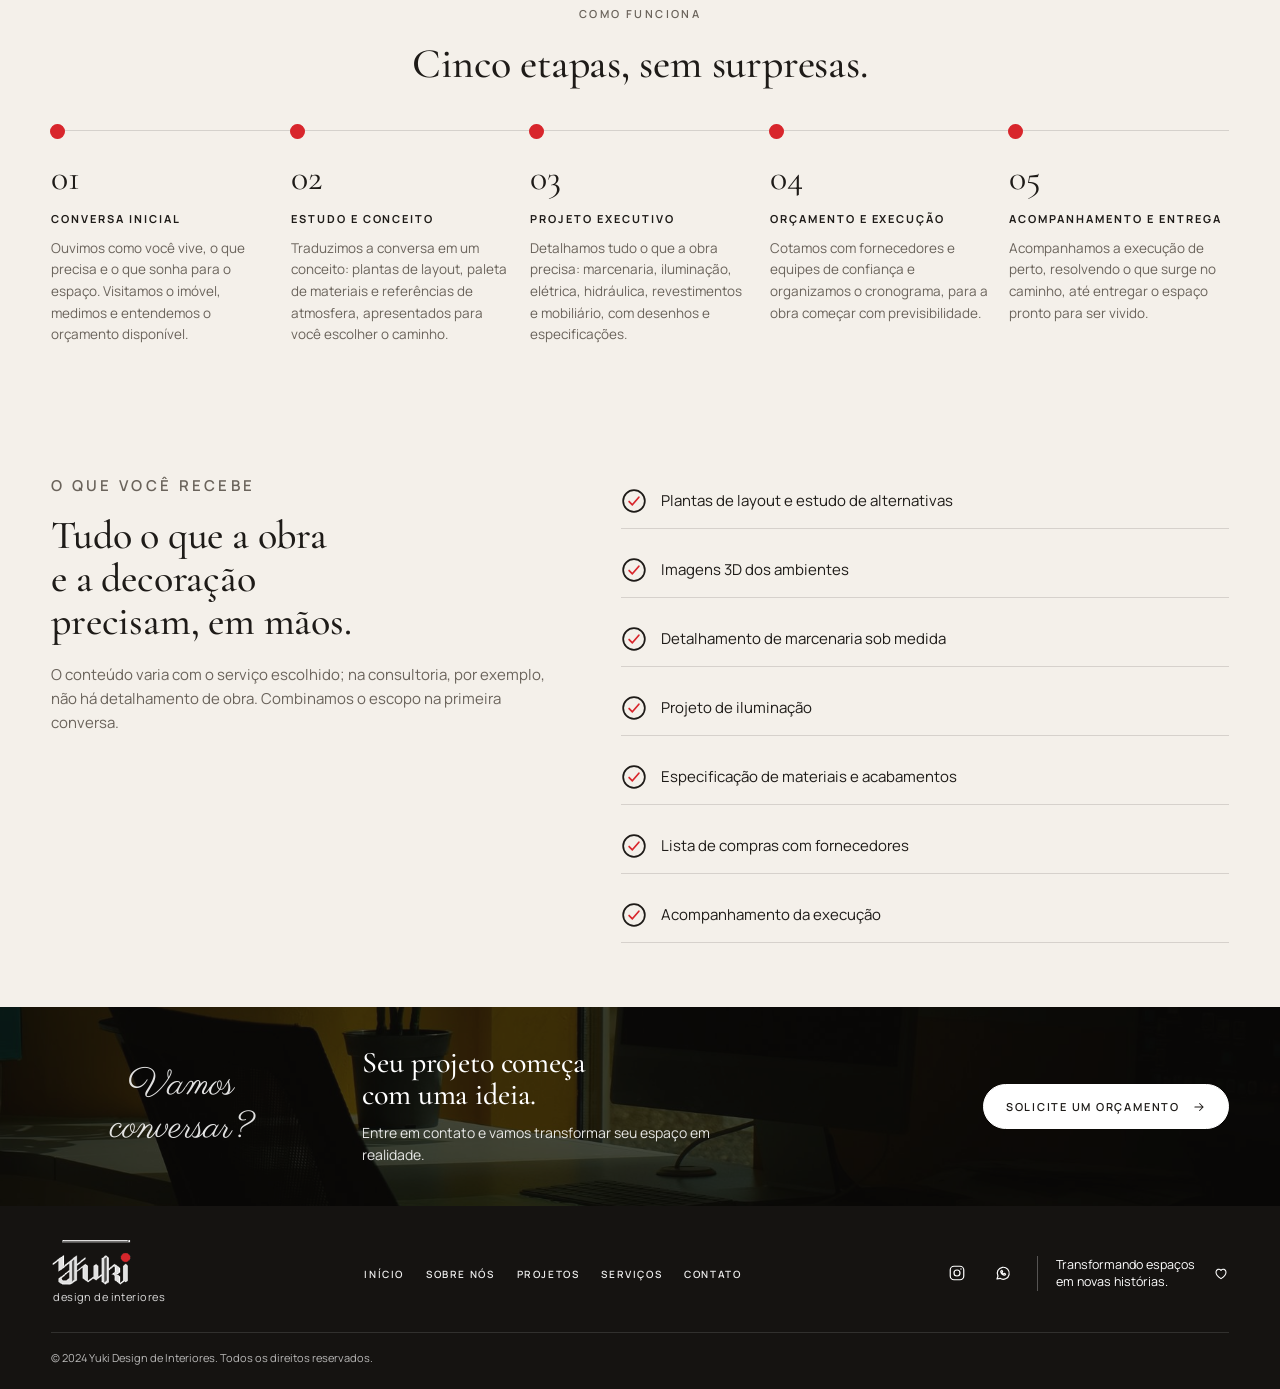
<file: servicos.html>
<!doctype html>
<html lang="pt-BR">
<head>
<meta charset="utf-8">
<meta name="viewport" content="width=device-width, initial-scale=1">
<title>Serviços · Yuki Design de Interiores</title>
<meta name="description" content="Serviços da Yuki Design de Interiores: projeto de interiores residencial, comercial e corporativo, consultoria de decoração, projeto executivo, acompanhamento de obra e reforma.">
<link rel="icon" href="img/favicon.png" type="image/png">
<link rel="preconnect" href="https://fonts.googleapis.com">
<link rel="preconnect" href="https://fonts.gstatic.com" crossorigin>
<link rel="stylesheet" href="https://fonts.googleapis.com/css2?family=Cormorant+Garamond:wght@500;600&family=Manrope:wght@400;500;600;700&family=Parisienne&display=swap">
<link rel="stylesheet" href="css/estilo.css">
</head>
<body class="pagina-servicos">

<header class="topo" id="topo">
  <div class="miolo">
    <a class="marca" href="index.html" aria-label="Yuki Design de Interiores, início">
      <img src="img/logo-branca.png" alt="Yuki" width="190" height="80">
      <small>design de interiores</small>
    </a>
    <nav aria-label="Principal">
      <ul class="menu" id="menu">
        <li><a href="index.html">Início</a></li>
        <li><a href="sobre.html">Sobre nós</a></li>
        <li><a href="projetos.html">Projetos</a></li>
        <li><a href="servicos.html" aria-current="page">Serviços</a></li>
        <li><a href="depoimentos.html">Depoimentos</a></li>
        <li><a href="contato.html">Contato</a></li>
      </ul>
    </nav>
    <a class="botao claro" href="contato.html">Solicite um orçamento <svg viewBox="0 0 24 24" fill="none" stroke="currentColor" stroke-width="1.8" stroke-linecap="round" stroke-linejoin="round" aria-hidden="true"><path d="M5 12h14M13 6l6 6-6 6"/></svg></a>
    <button class="abrir-menu" type="button" aria-expanded="false" aria-controls="menu" aria-label="Abrir o menu"><svg viewBox="0 0 24 24" fill="none" stroke="currentColor" stroke-width="1.8" stroke-linecap="round" aria-hidden="true"><path d="M4 7h16M4 12h16M4 17h16"/></svg></button>
  </div>
</header>

<main>
  <section class="banner">
    <img class="banner-foto" src="img/servicos-reuniao.jpg" alt="" width="1800" height="1200" fetchpriority="high">
    <div class="miolo">
      <p class="rotulo entra" style="--i:0">Serviços</p>
      <h1 class="serif"><span class="linha" style="--i:0">Do projeto à execução,</span><span class="linha" style="--i:1">cada detalhe pensado.</span></h1>
      <p class="lead entra" style="--i:3">Escolha o quanto de acompanhamento você precisa: da consultoria pontual à reforma completa.</p>
    </div>
  </section>

  <section class="secao servicos-fixo">
    <div class="miolo duas-fixo">
      <div class="quadro-fixo revela">
        <div class="quadro">
          <img src="img/proj-apartamento-tv.jpg" alt="" width="900" height="600" data-servico="0" class="ativo">
          <img src="img/proj-restaurante.jpg" alt="" width="900" height="600" data-servico="1">
          <img src="img/proj-apartamento-2.jpg" alt="" width="900" height="600" data-servico="2">
          <img src="img/servicos-planta.jpg" alt="" width="900" height="600" data-servico="3">
          <img src="img/servicos-maquete.jpg" alt="" width="900" height="600" data-servico="4">
          <img src="img/proj-cozinha.jpg" alt="" width="900" height="600" data-servico="5">
          <span class="moldura" aria-hidden="true"></span>
        </div>
      </div>
      <ul class="servicos-editorial">
        <li class="revela" data-servico="0" style="--atraso:0.00s"><img class="foto-mini" src="img/proj-apartamento-tv.jpg" alt="" width="900" height="600" loading="lazy"><div class="cabeca"><span class="icone"><svg viewBox="0 0 24 24" fill="none" stroke="currentColor" stroke-width="1.2" stroke-linecap="round" stroke-linejoin="round" aria-hidden="true"><path d="M4 11.5 12 5l8 6.5"/><path d="M6 10v9.5h12V10"/><path d="M10 19.5v-5.5h4v5.5"/></svg></span><h3>Projeto de interiores residencial</h3></div><p>Apartamentos e casas: layout, marcenaria, iluminação, revestimentos e mobiliário, do estudo preliminar ao projeto executivo.</p><ul class="itens"><li>Estudo preliminar e layout</li><li>Marcenaria e iluminação</li><li>Revestimentos e mobiliário</li><li>Projeto executivo</li></ul></li>
        <li class="revela" data-servico="1" style="--atraso:0.06s"><img class="foto-mini" src="img/proj-restaurante.jpg" alt="" width="900" height="600" loading="lazy"><div class="cabeca"><span class="icone"><svg viewBox="0 0 24 24" fill="none" stroke="currentColor" stroke-width="1.2" stroke-linecap="round" stroke-linejoin="round" aria-hidden="true"><path d="M4 20V5.5h9V20M13 10h7v10M3 20h18"/><path d="M7 9h3M7 12.5h3M7 16h3M16 13.5h1.5M16 17h1.5"/></svg></span><h3>Projetos comerciais e corporativos</h3></div><p>Lojas, restaurantes, consultórios e escritórios: espaços que traduzem a marca e funcionam para quem trabalha e para quem visita.</p><ul class="itens"><li>Conceito alinhado à marca</li><li>Fluxo de clientes e equipe</li><li>Fachada, vitrine e iluminação</li><li>Projeto para aprovação</li></ul></li>
        <li class="revela" data-servico="2" style="--atraso:0.12s"><img class="foto-mini" src="img/proj-apartamento-2.jpg" alt="" width="900" height="600" loading="lazy"><div class="cabeca"><span class="icone"><svg viewBox="0 0 24 24" fill="none" stroke="currentColor" stroke-width="1.2" stroke-linecap="round" stroke-linejoin="round" aria-hidden="true"><path d="M5 11V8a2 2 0 0 1 2-2h10a2 2 0 0 1 2 2v3"/><path d="M4 11.5a1.5 1.5 0 0 1 1.5 1.5v2h13v-2a1.5 1.5 0 0 1 3 0v4.5H4z"/><path d="M6 17.5V19.5M18 17.5V19.5"/></svg></span><h3>Consultoria de decoração</h3></div><p>Para quem quer renovar sem obra: escolha de móveis, cores, cortinas, tapetes, objetos e iluminação, com lista de compras e orientação.</p><ul class="itens"><li>Visita e diagnóstico</li><li>Paleta de cores e tecidos</li><li>Seleção de móveis e objetos</li><li>Lista de compras</li></ul></li>
        <li class="revela" data-servico="3" style="--atraso:0.18s"><img class="foto-mini" src="img/servicos-planta.jpg" alt="" width="900" height="600" loading="lazy"><div class="cabeca"><span class="icone"><svg viewBox="0 0 24 24" fill="none" stroke="currentColor" stroke-width="1.2" stroke-linecap="round" stroke-linejoin="round" aria-hidden="true"><path d="M4 4h16v16H4z"/><path d="M4 9h16M9 9v11M13 13h4M13 16h4"/></svg></span><h3>Projeto executivo e detalhamento</h3></div><p>Desenhos de marcenaria, pontos de elétrica e hidráulica, forro e iluminação, paginação de revestimentos e especificação de materiais.</p><ul class="itens"><li>Detalhamento de marcenaria</li><li>Elétrica, hidráulica e forro</li><li>Paginação de pisos e paredes</li><li>Memorial de especificações</li></ul></li>
        <li class="revela" data-servico="4" style="--atraso:0.24s"><img class="foto-mini" src="img/servicos-maquete.jpg" alt="" width="900" height="600" loading="lazy"><div class="cabeca"><span class="icone"><svg viewBox="0 0 24 24" fill="none" stroke="currentColor" stroke-width="1.2" stroke-linecap="round" stroke-linejoin="round" aria-hidden="true"><path d="M4 16.5h16"/><path d="M5.5 16.5a6.5 6.5 0 0 1 13 0"/><path d="M12 7.5v2.5M10.5 7.5h3"/><path d="M3 19h18"/></svg></span><h3>Acompanhamento de obra</h3></div><p>Visitas técnicas, conferência do que foi projetado, alinhamento com marceneiros, eletricistas e demais equipes até a entrega.</p><ul class="itens"><li>Visitas técnicas periódicas</li><li>Conferência com o projeto</li><li>Alinhamento com fornecedores</li><li>Vistoria de entrega</li></ul></li>
        <li class="revela" data-servico="5" style="--atraso:0.30s"><img class="foto-mini" src="img/proj-cozinha.jpg" alt="" width="900" height="600" loading="lazy"><div class="cabeca"><span class="icone"><svg viewBox="0 0 24 24" fill="none" stroke="currentColor" stroke-width="1.2" stroke-linecap="round" stroke-linejoin="round" aria-hidden="true"><path d="M12 3v3M12 18v3M3 12h3M18 12h3M5.6 5.6l2.1 2.1M16.3 16.3l2.1 2.1M5.6 18.4l2.1-2.1M16.3 7.7l2.1-2.1"/><circle cx="12" cy="12" r="4"/></svg></span><h3>Reforma e execução</h3></div><p>Gerenciamento completo da reforma com fornecedores parceiros: orçamento, cronograma, compras e entrega do ambiente pronto.</p><ul class="itens"><li>Orçamento fechado</li><li>Cronograma e compras</li><li>Equipes parceiras</li><li>Entrega pronta para morar</li></ul></li>
      </ul>
    </div>
  </section>

  <section class="secao perfis">
    <div class="miolo">
      <p class="rotulo centro revela">Para quem é</p>
      <h2 class="serif centro revela" style="--atraso:.1s">Três jeitos de começar.</h2>
      <ul class="perfis-lista">
        <li class="revela" style="--atraso:0.10s"><a href="contato.html"><img src="img/proj-cozinha-2.jpg" alt="" width="900" height="600" loading="lazy"><span class="corpo"><span class="serif">Quero reformar</span><span class="desc">Vai mexer em paredes, cozinha ou banheiro? Projeto completo, com detalhamento para a obra e acompanhamento até a entrega.</span><span class="ir">Falar sobre o meu projeto <svg viewBox="0 0 24 24" fill="none" stroke="currentColor" stroke-width="1.8" stroke-linecap="round" stroke-linejoin="round" aria-hidden="true"><path d="M5 12h14M13 6l6 6-6 6"/></svg></span></span></a></li>
        <li class="revela" style="--atraso:0.22s"><a href="contato.html"><img src="img/proj-quarto-2.jpg" alt="" width="900" height="600" loading="lazy"><span class="corpo"><span class="serif">Quero renovar sem obra</span><span class="desc">Móveis, cores, cortinas, tapetes e iluminação: a consultoria transforma o ambiente em semanas, sem quebra-quebra.</span><span class="ir">Falar sobre o meu projeto <svg viewBox="0 0 24 24" fill="none" stroke="currentColor" stroke-width="1.8" stroke-linecap="round" stroke-linejoin="round" aria-hidden="true"><path d="M5 12h14M13 6l6 6-6 6"/></svg></span></span></a></li>
        <li class="revela" style="--atraso:0.34s"><a href="contato.html"><img src="img/proj-cafe.jpg" alt="" width="900" height="600" loading="lazy"><span class="corpo"><span class="serif">Tenho um negócio</span><span class="desc">Loja, restaurante, consultório ou escritório: um espaço que traduz a marca e funciona para quem trabalha e para quem visita.</span><span class="ir">Falar sobre o meu projeto <svg viewBox="0 0 24 24" fill="none" stroke="currentColor" stroke-width="1.8" stroke-linecap="round" stroke-linejoin="round" aria-hidden="true"><path d="M5 12h14M13 6l6 6-6 6"/></svg></span></span></a></li>
      </ul>
    </div>
  </section>

  <section class="secao processo">
    <div class="miolo">
      <p class="rotulo centro revela">Como funciona</p>
      <h2 class="serif centro revela" style="--atraso:.1s">Cinco etapas, sem surpresas.</h2>
      <div class="linha-do-tempo">
        <span class="trilha" aria-hidden="true"><span class="progresso"></span></span>
        <ol class="passos">
          <li class="revela" style="--atraso:0.00s"><span class="num">01</span><h3>Conversa inicial</h3><p>Ouvimos como você vive, o que precisa e o que sonha para o espaço. Visitamos o imóvel, medimos e entendemos o orçamento disponível.</p></li>
          <li class="revela" style="--atraso:0.12s"><span class="num">02</span><h3>Estudo e conceito</h3><p>Traduzimos a conversa em um conceito: plantas de layout, paleta de materiais e referências de atmosfera, apresentados para você escolher o caminho.</p></li>
          <li class="revela" style="--atraso:0.24s"><span class="num">03</span><h3>Projeto executivo</h3><p>Detalhamos tudo o que a obra precisa: marcenaria, iluminação, elétrica, hidráulica, revestimentos e mobiliário, com desenhos e especificações.</p></li>
          <li class="revela" style="--atraso:0.36s"><span class="num">04</span><h3>Orçamento e execução</h3><p>Cotamos com fornecedores e equipes de confiança e organizamos o cronograma, para a obra começar com previsibilidade.</p></li>
          <li class="revela" style="--atraso:0.48s"><span class="num">05</span><h3>Acompanhamento e entrega</h3><p>Acompanhamos a execução de perto, resolvendo o que surge no caminho, até entregar o espaço pronto para ser vivido.</p></li>
        </ol>
      </div>
    </div>
  </section>

  <section class="secao inclui">
    <div class="miolo duas">
      <div>
        <p class="rotulo revela">O que você recebe</p>
        <h2 class="serif revela" style="--atraso:.1s">Tudo o que a obra e a decoração precisam, em mãos.</h2>
        <p class="revela" style="--atraso:.2s">O conteúdo varia com o serviço escolhido; na consultoria, por exemplo, não há detalhamento de obra. Combinamos o escopo na primeira conversa.</p>
      </div>
      <ul class="lista-check">
        <li class="revela" style="--atraso:0.10s"><svg viewBox="0 0 24 24" fill="none" stroke="currentColor" stroke-width="1.6" stroke-linecap="round" stroke-linejoin="round" aria-hidden="true"><circle cx="12" cy="12" r="10"/><path class="tique" d="M7.5 12.5l3 3 6-7"/></svg><span>Plantas de layout e estudo de alternativas</span></li>
        <li class="revela" style="--atraso:0.18s"><svg viewBox="0 0 24 24" fill="none" stroke="currentColor" stroke-width="1.6" stroke-linecap="round" stroke-linejoin="round" aria-hidden="true"><circle cx="12" cy="12" r="10"/><path class="tique" d="M7.5 12.5l3 3 6-7"/></svg><span>Imagens 3D dos ambientes</span></li>
        <li class="revela" style="--atraso:0.26s"><svg viewBox="0 0 24 24" fill="none" stroke="currentColor" stroke-width="1.6" stroke-linecap="round" stroke-linejoin="round" aria-hidden="true"><circle cx="12" cy="12" r="10"/><path class="tique" d="M7.5 12.5l3 3 6-7"/></svg><span>Detalhamento de marcenaria sob medida</span></li>
        <li class="revela" style="--atraso:0.34s"><svg viewBox="0 0 24 24" fill="none" stroke="currentColor" stroke-width="1.6" stroke-linecap="round" stroke-linejoin="round" aria-hidden="true"><circle cx="12" cy="12" r="10"/><path class="tique" d="M7.5 12.5l3 3 6-7"/></svg><span>Projeto de iluminação</span></li>
        <li class="revela" style="--atraso:0.42s"><svg viewBox="0 0 24 24" fill="none" stroke="currentColor" stroke-width="1.6" stroke-linecap="round" stroke-linejoin="round" aria-hidden="true"><circle cx="12" cy="12" r="10"/><path class="tique" d="M7.5 12.5l3 3 6-7"/></svg><span>Especificação de materiais e acabamentos</span></li>
        <li class="revela" style="--atraso:0.50s"><svg viewBox="0 0 24 24" fill="none" stroke="currentColor" stroke-width="1.6" stroke-linecap="round" stroke-linejoin="round" aria-hidden="true"><circle cx="12" cy="12" r="10"/><path class="tique" d="M7.5 12.5l3 3 6-7"/></svg><span>Lista de compras com fornecedores</span></li>
        <li class="revela" style="--atraso:0.58s"><svg viewBox="0 0 24 24" fill="none" stroke="currentColor" stroke-width="1.6" stroke-linecap="round" stroke-linejoin="round" aria-hidden="true"><circle cx="12" cy="12" r="10"/><path class="tique" d="M7.5 12.5l3 3 6-7"/></svg><span>Acompanhamento da execução</span></li>
      </ul>
    </div>
  </section>

  <section class="chamada" id="contato-chamada">
    <img class="fundo" src="img/cta.jpg" alt="" width="1800" height="1200" loading="lazy">
    <div class="miolo">
      <p class="script">Vamos<br>conversar?</p>
      <div>
        <h2 class="serif">Seu projeto começa<br>com uma ideia.</h2>
        <p>Entre em contato e vamos transformar seu espaço em realidade.</p>
      </div>
      <a class="botao cheio" href="contato.html">Solicite um orçamento <svg viewBox="0 0 24 24" fill="none" stroke="currentColor" stroke-width="1.8" stroke-linecap="round" stroke-linejoin="round" aria-hidden="true"><path d="M5 12h14M13 6l6 6-6 6"/></svg></a>
    </div>
  </section>
</main>

<footer class="rodape">
  <div class="miolo linha-1">
    <a class="marca" href="index.html" aria-label="Yuki Design de Interiores, início">
      <img src="img/logo-branca.png" alt="Yuki" width="190" height="80">
      <small>design de interiores</small>
    </a>
    <nav aria-label="Rodapé">
      <ul class="menu">
        <li><a href="index.html">Início</a></li>
        <li><a href="sobre.html">Sobre nós</a></li>
        <li><a href="projetos.html">Projetos</a></li>
        <li><a href="servicos.html">Serviços</a></li>
        <li><a href="contato.html">Contato</a></li>
      </ul>
    </nav>
    <div class="redes">
      <div class="icones">
        <a href="#" data-contato="instagram" aria-label="Instagram"><svg viewBox="0 0 24 24" fill="none" stroke="currentColor" stroke-width="1.6" stroke-linejoin="round" aria-hidden="true"><rect x="3" y="3" width="18" height="18" rx="5"/><circle cx="12" cy="12" r="4"/><circle cx="17.3" cy="6.7" r="0.9" fill="currentColor" stroke="none"/></svg></a>
        <a href="#" data-contato="whatsapp" aria-label="WhatsApp"><svg viewBox="0 0 24 24" fill="none" stroke="currentColor" stroke-width="1.6" stroke-linejoin="round" aria-hidden="true"><path d="M4 20l1.3-3.8A8 8 0 1 1 8 19.1z"/><path d="M9 9.5c0 3 2.5 5.5 5.5 5.5l1-1.5-2-1-1 1a4 4 0 0 1-2-2l1-1-1-2z"/></svg></a>
      </div>
      <p class="frase">Transformando espaços em novas histórias. <svg viewBox="0 0 24 24" fill="none" stroke="currentColor" stroke-width="1.6" stroke-linejoin="round" aria-hidden="true"><path d="M12 20.5s-7.5-4.6-7.5-10A4.1 4.1 0 0 1 12 8.2a4.1 4.1 0 0 1 7.5 2.3c0 5.4-7.5 10-7.5 10z"/></svg></p>
    </div>
  </div>
  <div class="miolo linha-2">© 2024 Yuki Design de Interiores. Todos os direitos reservados.</div>
</footer>

<script src="js/site.js"></script>
</body>
</html>
</file>
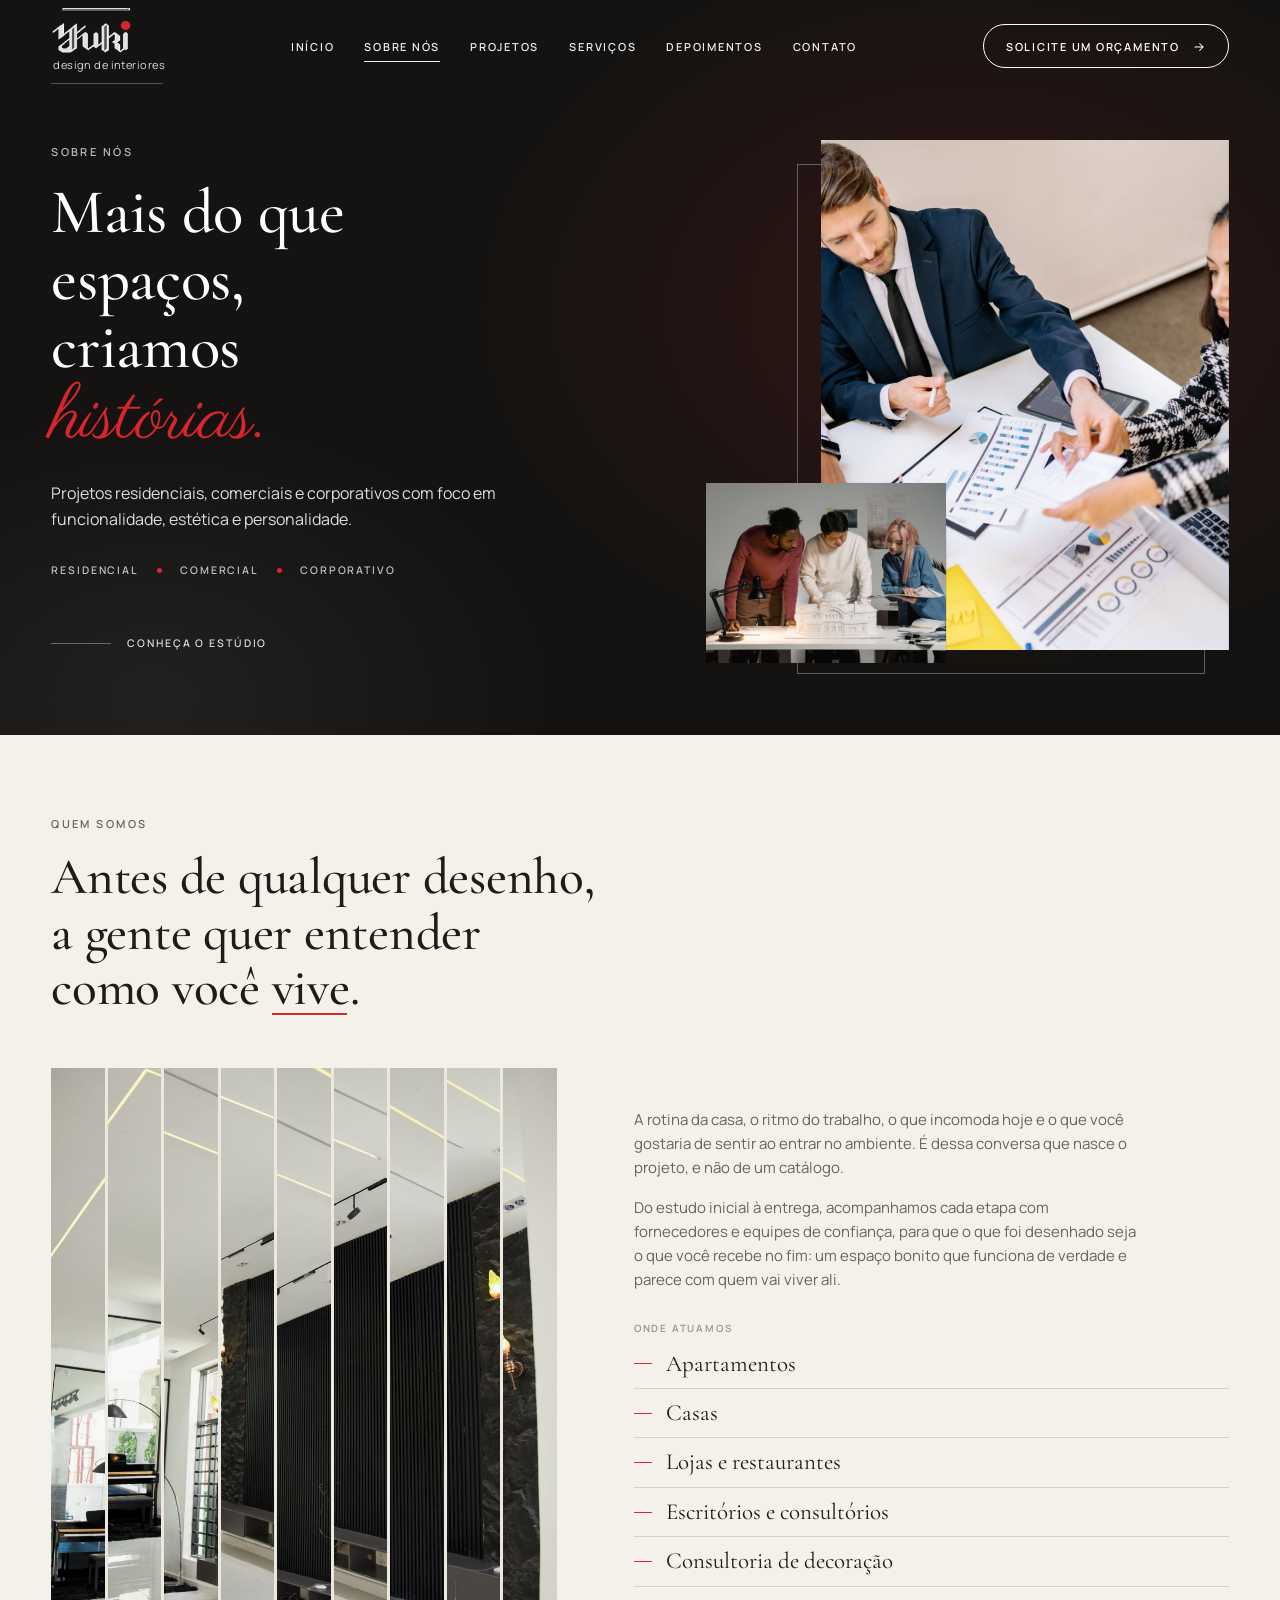
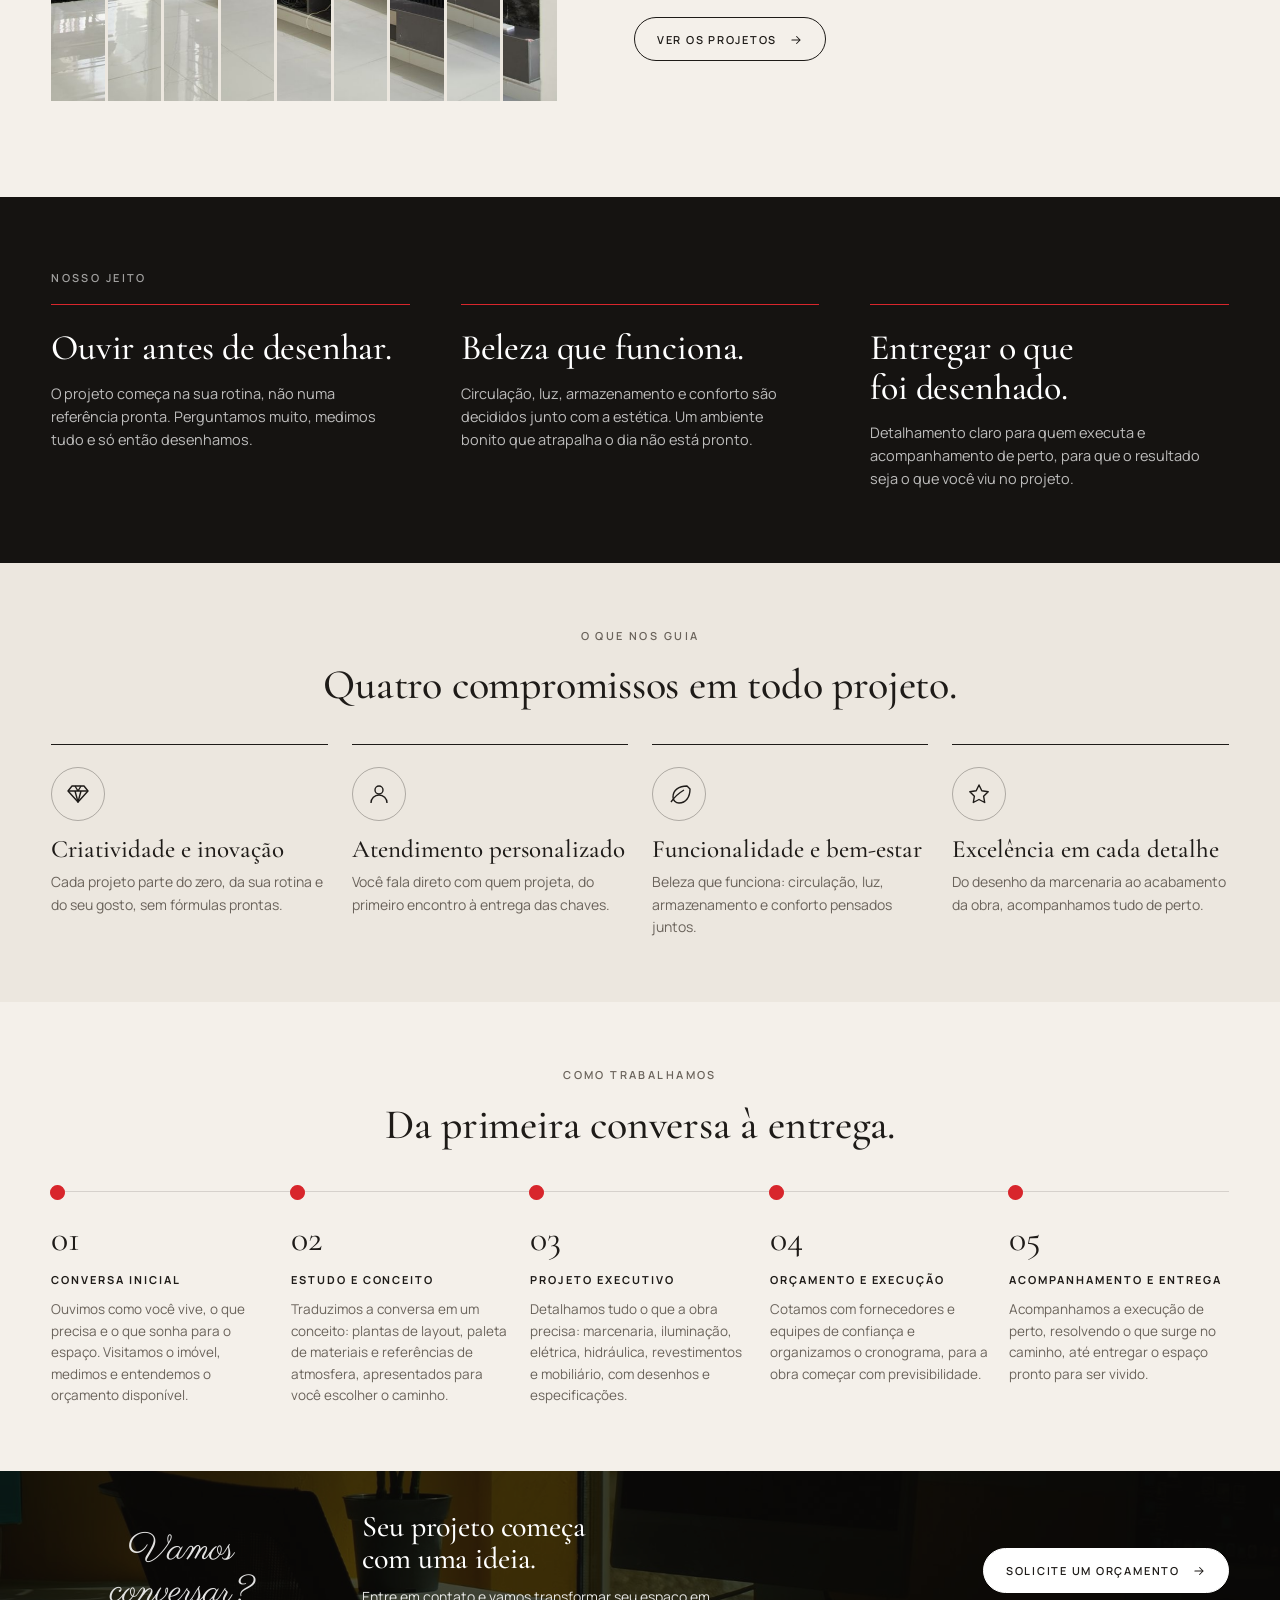
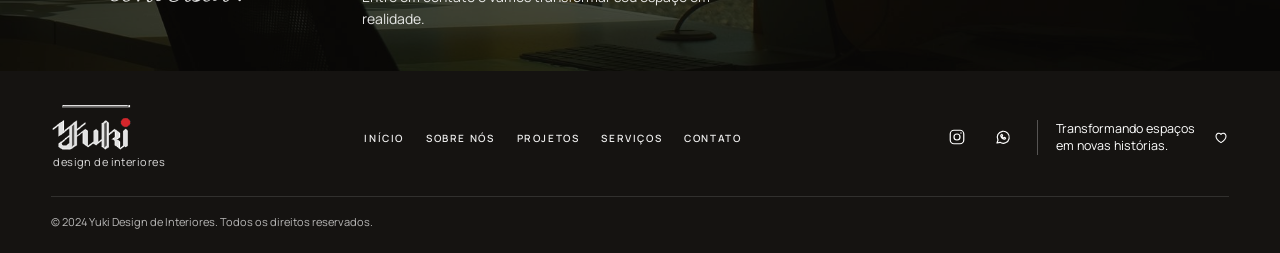
<file: sobre.html>
<!doctype html>
<html lang="pt-BR">
<head>
<meta charset="utf-8">
<meta name="viewport" content="width=device-width, initial-scale=1">
<title>Sobre nós · Yuki Design de Interiores</title>
<meta name="description" content="Quem é a Yuki Design de Interiores, como trabalhamos e o que guia cada projeto: criatividade, atendimento personalizado, funcionalidade e excelência nos detalhes.">
<link rel="icon" href="img/favicon.png" type="image/png">
<link rel="preconnect" href="https://fonts.googleapis.com">
<link rel="preconnect" href="https://fonts.gstatic.com" crossorigin>
<link rel="stylesheet" href="https://fonts.googleapis.com/css2?family=Cormorant+Garamond:wght@500;600&family=Manrope:wght@400;500;600;700&family=Parisienne&display=swap">
<link rel="stylesheet" href="css/estilo.css">
</head>
<body class="pagina-sobre">

<header class="topo" id="topo">
  <div class="miolo">
    <a class="marca" href="index.html" aria-label="Yuki Design de Interiores, início">
      <img src="img/logo-branca.png" alt="Yuki" width="190" height="80">
      <small>design de interiores</small>
    </a>
    <nav aria-label="Principal">
      <ul class="menu" id="menu">
        <li><a href="index.html">Início</a></li>
        <li><a href="sobre.html" aria-current="page">Sobre nós</a></li>
        <li><a href="projetos.html">Projetos</a></li>
        <li><a href="servicos.html">Serviços</a></li>
        <li><a href="depoimentos.html">Depoimentos</a></li>
        <li><a href="contato.html">Contato</a></li>
      </ul>
    </nav>
    <a class="botao claro" href="contato.html">Solicite um orçamento <svg viewBox="0 0 24 24" fill="none" stroke="currentColor" stroke-width="1.8" stroke-linecap="round" stroke-linejoin="round" aria-hidden="true"><path d="M5 12h14M13 6l6 6-6 6"/></svg></a>
    <button class="abrir-menu" type="button" aria-expanded="false" aria-controls="menu" aria-label="Abrir o menu"><svg viewBox="0 0 24 24" fill="none" stroke="currentColor" stroke-width="1.8" stroke-linecap="round" aria-hidden="true"><path d="M4 7h16M4 12h16M4 17h16"/></svg></button>
  </div>
</header>

<main>
  <section class="cabeceira" data-mouse>
    <div class="miolo">
      <div class="cabeceira-texto">
        <p class="rotulo entra" style="--i:0">Sobre nós</p>
        <h1 class="serif"><span class="linha" style="--i:0">Mais do que</span><span class="linha" style="--i:1">espaços, criamos</span><span class="linha" style="--i:2"><span class="script">histórias.</span></span></h1>
        <p class="lead entra" style="--i:3">Projetos residenciais, comerciais e corporativos com foco em funcionalidade, estética e personalidade.</p>
        <ul class="selos entra" style="--i:4" aria-label="Áreas de atuação"><li>Residencial</li><li>Comercial</li><li>Corporativo</li></ul>
        <a class="rolar entra" style="--i:5" href="#quem-somos"><span class="fio" aria-hidden="true"></span>Conheça o estúdio</a>
      </div>
      <div class="cabeceira-fotos" aria-hidden="true">
        <span class="moldura-fora"></span>
        <figure class="principal"><img src="img/sobre-equipe.jpg" alt="" width="1400" height="933" fetchpriority="high"></figure>
        <figure class="apoio"><img src="img/servicos-maquete.jpg" alt="" width="1400" height="933"></figure>
      </div>
    </div>
  </section>

  <section class="secao quem-somos" id="quem-somos">
    <div class="miolo">
      <p class="rotulo revela">Quem somos</p>
      <h2 class="serif grande revela" style="--atraso:.1s">Antes de qualquer desenho, a gente quer entender como você <span class="gira"><span class="ativa">vive.</span><span>trabalha.</span><span>recebe.</span><span>descansa.</span></span></h2>
      <div class="quem-colunas">
        <div class="ripado revela" data-paralaxe style="--n:9">
          <div class="ripas" aria-hidden="true"><span class="ripa" style="--i:0"><img src="img/proj-apartamento-itaim.jpg" alt="" width="900" height="600" loading="lazy"></span><span class="ripa" style="--i:1"><img src="img/proj-apartamento-itaim.jpg" alt="" width="900" height="600" loading="lazy"></span><span class="ripa" style="--i:2"><img src="img/proj-apartamento-itaim.jpg" alt="" width="900" height="600" loading="lazy"></span><span class="ripa" style="--i:3"><img src="img/proj-apartamento-itaim.jpg" alt="" width="900" height="600" loading="lazy"></span><span class="ripa" style="--i:4"><img src="img/proj-apartamento-itaim.jpg" alt="" width="900" height="600" loading="lazy"></span><span class="ripa" style="--i:5"><img src="img/proj-apartamento-itaim.jpg" alt="" width="900" height="600" loading="lazy"></span><span class="ripa" style="--i:6"><img src="img/proj-apartamento-itaim.jpg" alt="" width="900" height="600" loading="lazy"></span><span class="ripa" style="--i:7"><img src="img/proj-apartamento-itaim.jpg" alt="" width="900" height="600" loading="lazy"></span><span class="ripa" style="--i:8"><img src="img/proj-apartamento-itaim.jpg" alt="" width="900" height="600" loading="lazy"></span></div>
        </div>
        <div class="texto">
          <p class="revela">A rotina da casa, o ritmo do trabalho, o que incomoda hoje e o que você gostaria de sentir ao entrar no ambiente. É dessa conversa que nasce o projeto, e não de um catálogo.</p>
          <p class="revela" style="--atraso:.1s">Do estudo inicial à entrega, acompanhamos cada etapa com fornecedores e equipes de confiança, para que o que foi desenhado seja o que você recebe no fim: um espaço bonito que funciona de verdade e parece com quem vai viver ali.</p>
          <p class="rotulo-mini revela" style="--atraso:.15s">Onde atuamos</p>
          <ul class="atuacao">
            <li class="revela" style="--atraso:0.20s">Apartamentos</li>
            <li class="revela" style="--atraso:0.27s">Casas</li>
            <li class="revela" style="--atraso:0.34s">Lojas e restaurantes</li>
            <li class="revela" style="--atraso:0.41s">Escritórios e consultórios</li>
            <li class="revela" style="--atraso:0.48s">Consultoria de decoração</li>
          </ul>
          <div class="revela" style="--atraso:.55s"><a class="botao" href="projetos.html">Ver os projetos <svg viewBox="0 0 24 24" fill="none" stroke="currentColor" stroke-width="1.8" stroke-linecap="round" stroke-linejoin="round" aria-hidden="true"><path d="M5 12h14M13 6l6 6-6 6"/></svg></a></div>
        </div>
      </div>
    </div>
  </section>

  <section class="manifesto">
    <div class="miolo">
      <p class="rotulo revela">Nosso jeito</p>
      <ul class="frases">
        <li class="revela" style="--atraso:.05s"><span class="serif">Ouvir antes de desenhar.</span><p>O projeto começa na sua rotina, não numa referência pronta. Perguntamos muito, medimos tudo e só então desenhamos.</p></li>
        <li class="revela" style="--atraso:.2s"><span class="serif">Beleza que funciona.</span><p>Circulação, luz, armazenamento e conforto são decididos junto com a estética. Um ambiente bonito que atrapalha o dia não está pronto.</p></li>
        <li class="revela" style="--atraso:.35s"><span class="serif">Entregar o que foi desenhado.</span><p>Detalhamento claro para quem executa e acompanhamento de perto, para que o resultado seja o que você viu no projeto.</p></li>
      </ul>
    </div>
  </section>

  <section class="secao valores-secao">
    <div class="miolo">
      <p class="rotulo centro revela">O que nos guia</p>
      <h2 class="serif centro revela" style="--atraso:.1s">Quatro compromissos em todo projeto.</h2>
      <ul class="cartoes quatro valores-cartoes">
        <li class="revela" style="--atraso:0.10s"><span class="icone"><svg viewBox="0 0 24 24" fill="none" stroke="currentColor" stroke-width="1.4" stroke-linejoin="round" aria-hidden="true"><path d="M6 4h12l4 5-10 11L2 9z"/><path d="M2 9h20M9 4l3 5 3-5M9 9l3 11 3-11"/></svg></span><h3>Criatividade e inovação</h3><p>Cada projeto parte do zero, da sua rotina e do seu gosto, sem fórmulas prontas.</p></li>
        <li class="revela" style="--atraso:0.20s"><span class="icone"><svg viewBox="0 0 24 24" fill="none" stroke="currentColor" stroke-width="1.4" stroke-linejoin="round" aria-hidden="true"><circle cx="12" cy="8" r="4"/><path d="M4 21a8 8 0 0 1 16 0"/></svg></span><h3>Atendimento personalizado</h3><p>Você fala direto com quem projeta, do primeiro encontro à entrega das chaves.</p></li>
        <li class="revela" style="--atraso:0.30s"><span class="icone"><svg viewBox="0 0 24 24" fill="none" stroke="currentColor" stroke-width="1.4" stroke-linejoin="round" aria-hidden="true"><path d="M20 4c-8 0-14 4-14 11a6 6 0 0 0 6 6c7 0 11-6 11-14z"/><path d="M4 20c4-6 8-9 13-12"/></svg></span><h3>Funcionalidade e bem-estar</h3><p>Beleza que funciona: circulação, luz, armazenamento e conforto pensados juntos.</p></li>
        <li class="revela" style="--atraso:0.40s"><span class="icone"><svg viewBox="0 0 24 24" fill="none" stroke="currentColor" stroke-width="1.4" stroke-linejoin="round" aria-hidden="true"><path d="M12 3l2.8 5.8 6.4.9-4.6 4.5 1.1 6.3L12 17.5l-5.7 3 1.1-6.3L2.8 9.7l6.4-.9z"/></svg></span><h3>Excelência em cada detalhe</h3><p>Do desenho da marcenaria ao acabamento da obra, acompanhamos tudo de perto.</p></li>
      </ul>
    </div>
  </section>

  <section class="secao processo">
    <div class="miolo">
      <p class="rotulo centro revela">Como trabalhamos</p>
      <h2 class="serif centro revela" style="--atraso:.1s">Da primeira conversa à entrega.</h2>
      <div class="linha-do-tempo">
        <span class="trilha" aria-hidden="true"><span class="progresso"></span></span>
        <ol class="passos">
          <li class="revela" style="--atraso:0.00s"><span class="num">01</span><h3>Conversa inicial</h3><p>Ouvimos como você vive, o que precisa e o que sonha para o espaço. Visitamos o imóvel, medimos e entendemos o orçamento disponível.</p></li>
          <li class="revela" style="--atraso:0.12s"><span class="num">02</span><h3>Estudo e conceito</h3><p>Traduzimos a conversa em um conceito: plantas de layout, paleta de materiais e referências de atmosfera, apresentados para você escolher o caminho.</p></li>
          <li class="revela" style="--atraso:0.24s"><span class="num">03</span><h3>Projeto executivo</h3><p>Detalhamos tudo o que a obra precisa: marcenaria, iluminação, elétrica, hidráulica, revestimentos e mobiliário, com desenhos e especificações.</p></li>
          <li class="revela" style="--atraso:0.36s"><span class="num">04</span><h3>Orçamento e execução</h3><p>Cotamos com fornecedores e equipes de confiança e organizamos o cronograma, para a obra começar com previsibilidade.</p></li>
          <li class="revela" style="--atraso:0.48s"><span class="num">05</span><h3>Acompanhamento e entrega</h3><p>Acompanhamos a execução de perto, resolvendo o que surge no caminho, até entregar o espaço pronto para ser vivido.</p></li>
        </ol>
      </div>
    </div>
  </section>

  <section class="chamada" id="contato-chamada">
    <img class="fundo" src="img/cta.jpg" alt="" width="1800" height="1200" loading="lazy">
    <div class="miolo">
      <p class="script">Vamos<br>conversar?</p>
      <div>
        <h2 class="serif">Seu projeto começa<br>com uma ideia.</h2>
        <p>Entre em contato e vamos transformar seu espaço em realidade.</p>
      </div>
      <a class="botao cheio" href="contato.html">Solicite um orçamento <svg viewBox="0 0 24 24" fill="none" stroke="currentColor" stroke-width="1.8" stroke-linecap="round" stroke-linejoin="round" aria-hidden="true"><path d="M5 12h14M13 6l6 6-6 6"/></svg></a>
    </div>
  </section>
</main>

<footer class="rodape">
  <div class="miolo linha-1">
    <a class="marca" href="index.html" aria-label="Yuki Design de Interiores, início">
      <img src="img/logo-branca.png" alt="Yuki" width="190" height="80">
      <small>design de interiores</small>
    </a>
    <nav aria-label="Rodapé">
      <ul class="menu">
        <li><a href="index.html">Início</a></li>
        <li><a href="sobre.html">Sobre nós</a></li>
        <li><a href="projetos.html">Projetos</a></li>
        <li><a href="servicos.html">Serviços</a></li>
        <li><a href="contato.html">Contato</a></li>
      </ul>
    </nav>
    <div class="redes">
      <div class="icones">
        <a href="#" data-contato="instagram" aria-label="Instagram"><svg viewBox="0 0 24 24" fill="none" stroke="currentColor" stroke-width="1.6" stroke-linejoin="round" aria-hidden="true"><rect x="3" y="3" width="18" height="18" rx="5"/><circle cx="12" cy="12" r="4"/><circle cx="17.3" cy="6.7" r="0.9" fill="currentColor" stroke="none"/></svg></a>
        <a href="#" data-contato="whatsapp" aria-label="WhatsApp"><svg viewBox="0 0 24 24" fill="none" stroke="currentColor" stroke-width="1.6" stroke-linejoin="round" aria-hidden="true"><path d="M4 20l1.3-3.8A8 8 0 1 1 8 19.1z"/><path d="M9 9.5c0 3 2.5 5.5 5.5 5.5l1-1.5-2-1-1 1a4 4 0 0 1-2-2l1-1-1-2z"/></svg></a>
      </div>
      <p class="frase">Transformando espaços em novas histórias. <svg viewBox="0 0 24 24" fill="none" stroke="currentColor" stroke-width="1.6" stroke-linejoin="round" aria-hidden="true"><path d="M12 20.5s-7.5-4.6-7.5-10A4.1 4.1 0 0 1 12 8.2a4.1 4.1 0 0 1 7.5 2.3c0 5.4-7.5 10-7.5 10z"/></svg></p>
    </div>
  </div>
  <div class="miolo linha-2">© 2024 Yuki Design de Interiores. Todos os direitos reservados.</div>
</footer>

<script src="js/site.js"></script>
</body>
</html>
</file>
<file: css/estilo.css>
/* Yuki Design de Interiores: folha de estilo unica, gerada por yuki-paginas.cjs */
:root {
  --escuro: #151311;
  --escuro-2: #1f1b18;
  --creme: #f4f0ea;
  --areia: #ece7df;
  --tinta: #1e1b18;
  --cinza: #6a635b;
  --cinza-claro: #9a938a;
  --vermelho: #d8262c;
  --linha: rgba(30, 27, 24, 0.14);
  --linha-clara: rgba(255, 255, 255, 0.28);
  --branco: #ffffff;
  --margem: clamp(16px, 4vw, 56px);
  --largura: 1240px;
  --serif: "Cormorant Garamond", "Times New Roman", serif;
  --sans: "Manrope", "Segoe UI", Arial, sans-serif;
  --script: "Parisienne", "Brush Script MT", cursive;
}
* { box-sizing: border-box; }
html { scroll-behavior: smooth; }
@media (prefers-reduced-motion: reduce) { html { scroll-behavior: auto; } *, *::before, *::after { transition: none !important; animation: none !important; } }
body { margin: 0; background: var(--creme); color: var(--tinta); font-family: var(--sans); font-size: 15px; line-height: 1.6; -webkit-font-smoothing: antialiased; }
img { display: block; max-width: 100%; }
a { color: inherit; text-decoration: none; }
:focus-visible { outline: 2px solid var(--vermelho); outline-offset: 3px; }
.miolo { width: min(var(--largura), 100% - 2 * var(--margem)); margin-inline: auto; }
.nowrap { white-space: nowrap; }
.centro { text-align: center; }

.rotulo { font-size: 11px; font-weight: 600; letter-spacing: 0.22em; text-transform: uppercase; color: var(--cinza); margin: 0 0 18px; }
.serif { font-family: var(--serif); font-weight: 500; line-height: 1.08; letter-spacing: -0.005em; text-wrap: balance; margin: 0; }
h2.serif.centro { margin-bottom: 36px; font-size: clamp(32px, 3.4vw, 42px); }
.botao { display: inline-flex; align-items: center; gap: 12px; padding: 13px 22px 12px; border: 1px solid currentColor; border-radius: 999px; font-size: 11px; font-weight: 600; letter-spacing: 0.16em; text-transform: uppercase; white-space: nowrap; transition: background .25s, color .25s, border-color .25s; }
.botao svg { width: 14px; height: 14px; flex: none; }
.botao:hover { background: var(--tinta); color: var(--creme); border-color: var(--tinta); }
.botao.claro { color: var(--branco); }
.botao.claro:hover { background: var(--branco); color: var(--tinta); border-color: var(--branco); }
.botao.cheio { background: var(--branco); color: var(--tinta); border-color: var(--branco); }
.botao.cheio:hover { background: transparent; color: var(--branco); }
.ponto { display: inline-block; width: 7px; height: 7px; border-radius: 50%; background: var(--vermelho); vertical-align: middle; margin-left: 5px; position: relative; top: -1px; }

/* Cabecalho sobre o heroi ou o banner */
.topo { position: absolute; inset: 0 0 auto 0; z-index: 5; color: var(--branco); }
.topo .miolo { display: grid; grid-template-columns: auto 1fr auto; align-items: center; gap: 24px; height: 92px; }
.marca { display: inline-flex; flex-direction: column; align-items: flex-start; gap: 2px; padding-bottom: 10px; position: relative; }
.marca img { height: 46px; width: auto; }
.marca small { font-size: 11px; letter-spacing: 0.04em; color: rgba(255,255,255,0.85); padding-left: 2px; }
.marca::after { content: ""; position: absolute; left: 0; bottom: 0; width: 112px; height: 1px; background: var(--linha-clara); }
.menu { display: flex; justify-content: center; gap: 30px; margin: 0; padding: 0; list-style: none; }
.menu a { font-size: 11px; font-weight: 600; letter-spacing: 0.16em; text-transform: uppercase; padding: 10px 0; position: relative; opacity: 0.92; }
.menu a::after { content: ""; position: absolute; left: 0; right: 0; bottom: 2px; height: 1px; background: var(--branco); transform: scaleX(0); transform-origin: left; transition: transform .25s; }
.menu a:hover::after, .menu a[aria-current]::after { transform: scaleX(1); }
.abrir-menu { display: none; width: 44px; height: 44px; border: 1px solid var(--linha-clara); border-radius: 999px; background: transparent; color: var(--branco); cursor: pointer; align-items: center; justify-content: center; }
.abrir-menu svg { width: 20px; height: 20px; }

/* Heroi da home, com o slide de videos */
.heroi { position: relative; min-height: clamp(520px, 44vw, 640px); display: flex; align-items: center; color: var(--branco); background: #171412; overflow: hidden; isolation: isolate; }
.heroi .slides { position: absolute; inset: 0; z-index: -2; }
.heroi .fundo { position: absolute; top: 0; right: 0; bottom: 0; width: 76%; height: 100%; object-fit: cover; object-position: 55% 50%; }
.heroi video.fundo { opacity: 0; transition: opacity 1.6s ease; background: transparent; }
.heroi video.fundo.ativo { opacity: 1; }
.heroi::before { content: ""; position: absolute; inset: 0; z-index: -1; background: linear-gradient(90deg, #171412 0%, #171412 18%, rgba(23,20,18,0.92) 27%, rgba(23,20,18,0.62) 38%, rgba(23,20,18,0.28) 56%, rgba(23,20,18,0.12) 78%, rgba(23,20,18,0.4) 100%), linear-gradient(180deg, rgba(14,12,11,0.5) 0%, rgba(14,12,11,0) 32%); }
.heroi .miolo { display: grid; grid-template-columns: minmax(0, 560px) 1fr; align-items: end; gap: 32px; padding-top: 116px; padding-bottom: 50px; }
.heroi .rotulo { color: rgba(255,255,255,0.78); }
.heroi h1 { font-size: clamp(40px, 4.4vw, 58px); text-wrap: initial; }
.heroi p { max-width: 38ch; margin: 26px 0 32px; font-size: 15px; line-height: 1.65; color: rgba(255,255,255,0.9); }
.assinatura { justify-self: end; align-self: end; text-align: center; font-family: var(--script); font-size: clamp(34px, 3.2vw, 44px); line-height: 1.1; color: rgba(255,255,255,0.95); padding-bottom: 6px; margin: 0; }
.assinatura svg { width: 26px; height: 26px; display: block; margin: 10px auto 0; opacity: 0.9; }

/* Banner das paginas internas */
.banner { position: relative; min-height: clamp(380px, 40vw, 500px); display: flex; align-items: flex-end; color: var(--branco); background-color: var(--escuro); isolation: isolate; overflow: hidden; }
.banner .banner-foto { position: absolute; inset: 0; z-index: -2; width: 100%; height: 100%; object-fit: cover; transform-origin: 55% 45%; animation: kenburns 18s ease-out both; }
.banner::before { content: ""; position: absolute; inset: 0; z-index: -1; background: linear-gradient(180deg, rgba(14,12,11,0.55) 0%, rgba(14,12,11,0.25) 40%, rgba(14,12,11,0.78) 100%); }
.banner h1 .linha, .cabeceira h1 .linha { display: block; opacity: 0; transform: translateY(34px); animation: subir .9s cubic-bezier(.2, .7, .2, 1) forwards; animation-delay: calc(.2s + var(--i, 0) * .13s); }
.banner .entra, .cabeceira .entra { opacity: 0; transform: translateY(18px); animation: subir .8s cubic-bezier(.2, .7, .2, 1) forwards; animation-delay: calc(.15s + var(--i, 0) * .13s); }
@keyframes kenburns { from { transform: scale(1.1); } to { transform: scale(1); } }
@keyframes subir { to { opacity: 1; transform: none; } }
.banner .miolo { padding-top: 140px; padding-bottom: 54px; }
.banner .rotulo { color: rgba(255,255,255,0.78); }
.banner h1 { font-size: clamp(38px, 4.4vw, 56px); max-width: 14ch; }
.banner .lead { max-width: 52ch; margin: 20px 0 0; font-size: 16px; color: rgba(255,255,255,0.9); }

/* Faixa de categorias */
.faixa { background: var(--areia); border-bottom: 1px solid var(--linha); }
.faixa ul { display: grid; grid-template-columns: repeat(6, 1fr); margin: 0; padding: 34px 0 30px; list-style: none; }
.faixa li { position: relative; text-align: center; padding: 0 10px; }
.faixa li + li::before { content: ""; position: absolute; left: 0; top: 18%; height: 64%; width: 1px; background: var(--linha); }
.faixa a { display: inline-flex; flex-direction: column; align-items: center; gap: 16px; font-size: 10.5px; font-weight: 600; letter-spacing: 0.2em; text-transform: uppercase; line-height: 1.6; color: var(--cinza); transition: color .3s; }
.faixa .circulo { position: relative; width: 66px; height: 66px; border-radius: 50%; border: 1px solid rgba(30, 27, 24, 0.32); background: transparent; color: var(--tinta); display: grid; place-items: center; transition: background .35s, border-color .35s, color .35s, transform .35s; }
.faixa .circulo::after { content: ""; position: absolute; inset: -6px; border-radius: 50%; border: 1px solid rgba(30, 27, 24, 0.14); transition: inset .35s, border-color .35s; }
.faixa .circulo svg { width: 26px; height: 26px; }
.faixa a:hover { color: var(--tinta); }
.faixa a:hover .circulo { background: var(--tinta); border-color: var(--tinta); color: var(--creme); transform: translateY(-2px); }
.faixa a:hover .circulo::after { inset: -9px; border-color: rgba(30, 27, 24, 0.3); }

/* Projetos em destaque (home) */
.projetos .miolo { display: grid; grid-template-columns: minmax(200px, 250px) 1fr; gap: clamp(24px, 4vw, 64px); padding: 56px 0 56px; align-items: start; }
.projetos h2 { font-size: clamp(36px, 3.6vw, 46px); }
.projetos p { color: var(--cinza); max-width: 30ch; margin: 24px 0 36px; font-size: 14px; }
.grade { display: grid; grid-template-columns: repeat(3, 1fr); gap: 8px; margin: 0; padding: 0; list-style: none; }
.grade li { position: relative; aspect-ratio: 4 / 3; overflow: hidden; background: #d9d2c8; }
.grade img { width: 100%; height: 100%; object-fit: cover; transition: transform .6s; }
.grade li:hover img { transform: scale(1.04); }
.grade a { position: absolute; inset: 0; display: flex; align-items: flex-end; justify-content: space-between; gap: 12px; padding: 14px 14px 12px; color: var(--branco); font-size: 15px; font-weight: 500; background: linear-gradient(180deg, rgba(0,0,0,0) 45%, rgba(0,0,0,0.62) 100%); }
.grade a svg { width: 16px; height: 16px; flex: none; margin-bottom: 3px; }

/* Sobre (home) */
.sobre { background: var(--areia); }
.sobre .caixa { display: grid; width: 100%; margin: 0; padding-right: max(var(--margem), calc((100% - var(--largura)) / 2)); grid-template-columns: minmax(240px, calc(max(var(--margem), (100% - var(--largura)) / 2) + 322px)) minmax(0, 1fr) minmax(200px, 250px); align-items: center; gap: clamp(24px, 4vw, 48px); }
.sobre figure { margin: 0; align-self: stretch; }
.sobre figure img { width: 100%; height: 100%; min-height: 300px; object-fit: cover; }
.sobre .texto { padding: 40px 0; }
.sobre h2 { font-size: clamp(32px, 3.2vw, 40px); }
.sobre p { color: var(--cinza); margin: 22px 0 30px; font-size: 14px; max-width: 48ch; }
.valores { margin: 0; padding: 0 0 0 clamp(20px, 3vw, 40px); list-style: none; border-left: 1px solid var(--linha); align-self: center; }
.valores li { display: grid; grid-template-columns: 32px 1fr; align-items: center; gap: 16px; padding: 10px 0; font-size: 10.5px; font-weight: 600; letter-spacing: 0.16em; text-transform: uppercase; color: var(--cinza); line-height: 1.5; }
.valores svg { width: 28px; height: 28px; color: var(--tinta); }

/* Chamada */
.chamada { position: relative; color: var(--branco); background: var(--escuro); isolation: isolate; overflow: hidden; }
.chamada .fundo { position: absolute; inset: 0; z-index: -2; width: 100%; height: 100%; object-fit: cover; object-position: center 60%; }
.chamada::before { content: ""; position: absolute; inset: 0; z-index: -1; background: rgba(12,10,9,0.7); }
.chamada .miolo { display: grid; grid-template-columns: minmax(180px, 260px) 1fr auto; align-items: center; gap: clamp(24px, 4vw, 56px); padding: 40px 0; }
.chamada .script { font-family: var(--script); font-size: clamp(32px, 3vw, 40px); line-height: 1.1; text-align: center; margin: 0; }
.chamada h2 { font-size: clamp(26px, 2.4vw, 30px); }
.chamada p { margin: 10px 0 0; max-width: 40ch; font-size: 14px; color: rgba(255,255,255,0.88); }

/* Rodape */
.rodape { background: var(--escuro); color: var(--branco); }
.rodape .linha-1 { display: grid; grid-template-columns: auto 1fr auto; align-items: center; gap: 32px; padding: 34px 0 26px; }
.rodape .marca::after { display: none; }
.rodape .marca { padding-bottom: 0; }
.rodape .menu { gap: 22px; }
.rodape .menu a { font-size: 10px; letter-spacing: 0.16em; }
.redes { display: flex; align-items: center; gap: 18px; }
.redes .icones { display: flex; gap: 14px; }
.redes .icones a { width: 32px; height: 32px; display: grid; place-items: center; border-radius: 50%; transition: background .25s; }
.redes .icones a:hover { background: rgba(255,255,255,0.1); }
.redes .icones svg { width: 18px; height: 18px; }
.redes .frase { display: flex; align-items: center; gap: 14px; padding-left: 18px; border-left: 1px solid var(--linha-clara); font-size: 12.5px; line-height: 1.4; max-width: 24ch; margin: 0; }
.redes .frase svg { width: 16px; height: 16px; flex: none; }
.rodape .linha-2 { border-top: 1px solid rgba(255,255,255,0.12); padding: 16px 0 22px; font-size: 11px; color: rgba(255,255,255,0.7); }

/* Secoes das paginas internas */
.secao { padding: 64px 0; }
.secao.valores-secao, .secao.tira-fotos { background: var(--areia); }
.duas { display: grid; grid-template-columns: minmax(280px, 1fr) minmax(0, 1.2fr); gap: clamp(28px, 5vw, 72px); align-items: center; }
.duas h2 { font-size: clamp(32px, 3.4vw, 42px); margin-bottom: 20px; }
.duas p { color: var(--cinza); font-size: 15px; margin: 0 0 16px; max-width: 56ch; }
.duas .botao { margin-top: 12px; }
.foto-lateral { margin: 0; }
.foto-lateral img { width: 100%; height: auto; aspect-ratio: 4 / 5; object-fit: cover; }
.cartoes { list-style: none; margin: 36px 0 0; padding: 0; display: grid; gap: 24px; }
.cartoes.quatro { grid-template-columns: repeat(4, 1fr); }
.cartoes.tres { grid-template-columns: repeat(3, 1fr); }
.cartoes li { background: var(--creme); border: 1px solid var(--linha); padding: 28px 26px; }
.cartoes > li > svg { width: 30px; height: 30px; color: var(--tinta); }
.cartoes h3 { font-family: var(--serif); font-size: 25px; font-weight: 500; margin: 14px 0 8px; line-height: 1.15; }
.cartoes p { margin: 0; color: var(--cinza); font-size: 14px; }
.valores-secao .cartoes li { background: transparent; border: 0; border-top: 1px solid var(--tinta); padding: 22px 0 0; }
.servicos-lista li { background: var(--branco); }
.passos { list-style: none; margin: 36px 0 0; padding: 0; display: grid; grid-template-columns: repeat(5, 1fr); gap: 20px; }
.passos li { border-top: 1px solid var(--tinta); padding-top: 18px; }
.passos .num { font-family: var(--serif); font-size: 36px; line-height: 1; color: var(--tinta); display: block; }
.passos h3 { font-size: 11px; letter-spacing: 0.18em; text-transform: uppercase; margin: 14px 0 10px; }
.passos p { margin: 0; color: var(--cinza); font-size: 13.5px; }
.tira { list-style: none; margin: 0; padding: 0; display: grid; grid-template-columns: repeat(3, 1fr); gap: 10px; }
.tira li { aspect-ratio: 4 / 3; overflow: hidden; }
.tira img { width: 100%; height: 100%; object-fit: cover; }

/* Projetos: tres destaques em formato de revista, com a foto em parallax */
.destaques { padding-bottom: 16px; }
.destaques > .miolo > h2 { font-size: clamp(32px, 3.4vw, 42px); margin-bottom: 40px; max-width: 18ch; }
.destaque { display: grid; grid-template-columns: minmax(0, 1.15fr) minmax(280px, 0.85fr); gap: clamp(28px, 5vw, 80px); align-items: center; padding: 40px 0; border-top: 1px solid var(--linha); }
.destaque.invertido .destaque-foto { order: 2; }
.destaque-foto { position: relative; aspect-ratio: 4 / 3; overflow: hidden; background: var(--areia); }
.destaque-foto img { position: absolute; left: 0; top: -8%; width: 100%; height: 116%; object-fit: cover; transform: translateY(calc(var(--s, 0) * 5%)); will-change: transform; }
.destaque-foto .moldura { position: absolute; inset: 16px; border: 1px solid rgba(255,255,255,0.5); pointer-events: none; }
.destaque-texto h3 { font-size: clamp(30px, 3.2vw, 44px); margin: 0 0 16px; }
.destaque-texto > p:not(.rotulo) { color: var(--cinza); font-size: 15px; max-width: 46ch; margin: 0 0 24px; }
button.botao { cursor: pointer; font-family: var(--sans); background: transparent; color: var(--tinta); }
button.botao:hover { background: var(--tinta); color: var(--creme); }

/* Galeria de projetos: abas com contagem e mosaico com pecas de dois tamanhos */
.galeria-secao h2.serif.centro { margin-bottom: 28px; }
.filtros { display: flex; flex-wrap: wrap; gap: 0 28px; justify-content: center; margin-bottom: 32px; border-bottom: 1px solid var(--linha); }
.filtros button { font: inherit; font-size: 10.5px; letter-spacing: 0.18em; text-transform: uppercase; font-weight: 600; padding: 12px 2px 14px; margin-bottom: -1px; border: 0; border-bottom: 2px solid transparent; background: transparent; color: var(--cinza); cursor: pointer; display: inline-flex; align-items: baseline; gap: 5px; transition: color .25s, border-color .25s; }
.filtros button:hover { color: var(--tinta); }
.filtros button[aria-pressed="true"] { color: var(--tinta); border-bottom-color: var(--vermelho); }
.filtros sup { font-family: var(--serif); font-size: 14px; line-height: 1; font-weight: 500; letter-spacing: 0; color: var(--vermelho); position: relative; top: -.35em; }
.galeria { list-style: none; margin: 0; padding: 0; display: grid; grid-template-columns: repeat(4, 1fr); grid-auto-flow: dense; gap: 10px; }
.galeria li:nth-child(8n+1), .galeria li:nth-child(8n+6) { grid-column: span 2; grid-row: span 2; }
.galeria li.oculto { display: none; }
.galeria button { all: unset; display: block; position: relative; aspect-ratio: 4 / 3; overflow: hidden; cursor: pointer; background: #d9d2c8; width: 100%; height: 100%; }
.galeria button:focus-visible { outline: 2px solid var(--vermelho); outline-offset: 2px; }
.galeria img { width: 100%; height: 100%; object-fit: cover; transition: transform .7s cubic-bezier(.2, .7, .2, 1); }
.galeria button:hover img { transform: scale(1.05); }
.galeria .mais { position: absolute; top: 14px; right: 14px; width: 38px; height: 38px; border-radius: 50%; border: 1px solid rgba(255,255,255,0.7); background: rgba(21,19,17,0.35); color: var(--branco); display: grid; place-items: center; opacity: 0; transform: scale(.8); transition: opacity .35s, transform .35s; }
.galeria .mais svg { width: 16px; height: 16px; }
.galeria button:hover .mais, .galeria button:focus-visible .mais { opacity: 1; transform: none; }
.galeria .legenda { position: absolute; inset: auto 0 0 0; padding: 40px 16px 14px; color: var(--branco); background: linear-gradient(180deg, rgba(0,0,0,0) 0%, rgba(0,0,0,0.65) 100%); display: flex; flex-direction: column; gap: 2px; }
.galeria .cat { font-size: 10px; letter-spacing: 0.18em; text-transform: uppercase; opacity: 0.8; }
.galeria .nome { font-size: 15px; font-weight: 500; }
.galeria li:nth-child(8n+1) .nome, .galeria li:nth-child(8n+6) .nome { font-family: var(--serif); font-size: 24px; font-weight: 500; }
.ampliada { border: 0; padding: 0; background: transparent; max-width: min(1100px, 92vw); overflow: visible; }
.ampliada::backdrop { background: rgba(10,9,8,0.86); }
.ampliada img { width: 100%; height: auto; max-height: 78vh; object-fit: contain; display: block; }
.ampliada p { color: var(--branco); margin: 12px 0 0; font-size: 14px; display: flex; gap: 12px; flex-wrap: wrap; align-items: baseline; }
.ampliada p strong { font-weight: 600; }
.ampliada p .desc { opacity: 0.75; }
.ampliada .contador { margin-left: auto; font-family: var(--serif); font-size: 17px; opacity: 0.9; }
.ampliada .fechar { position: absolute; top: -46px; right: 0; width: 36px; height: 36px; border: 1px solid rgba(255,255,255,0.4); border-radius: 50%; background: transparent; color: var(--branco); cursor: pointer; display: grid; place-items: center; }
.ampliada .fechar svg { width: 18px; height: 18px; }
.ampliada .nav { position: absolute; top: 50%; transform: translateY(-50%); width: 46px; height: 46px; border-radius: 50%; border: 1px solid rgba(255,255,255,0.4); background: rgba(21,19,17,0.55); color: var(--branco); cursor: pointer; display: grid; place-items: center; transition: background .25s; }
.ampliada .nav:hover { background: var(--vermelho); border-color: var(--vermelho); }
.ampliada .nav svg { width: 18px; height: 18px; }
.ampliada .ant { left: -62px; }
.ampliada .prox { right: -62px; }

/* Depoimentos: vitrine com um depoimento por vez */
.vitrine { padding: 72px 0 64px; }
.vitrine-caixa { position: relative; max-width: 860px; margin: 0 auto; text-align: center; padding-top: 54px; }
.aspas-grande { position: absolute; left: 50%; top: -24px; transform: translateX(-50%); font-size: 150px; line-height: 1; color: var(--vermelho); pointer-events: none; }
.vitrine-slides { display: grid; }
.vitrine-slides figure { grid-area: 1 / 1; margin: 0; opacity: 0; transform: translateY(18px); transition: opacity .7s ease, transform .8s cubic-bezier(.2, .7, .2, 1); pointer-events: none; }
.vitrine-slides figure.ativa { opacity: 1; transform: none; pointer-events: auto; transition-delay: .25s; }
.vitrine-slides blockquote { margin: 0; font-size: clamp(25px, 3vw, 38px); line-height: 1.25; max-width: 30ch; margin-inline: auto; }
.vitrine-slides figcaption { margin-top: 30px; display: inline-flex; align-items: center; gap: 14px; text-align: left; }
.inicial { display: grid; place-items: center; width: 46px; height: 46px; border-radius: 50%; background: var(--tinta); color: var(--creme); font-family: var(--serif); font-size: 18px; font-weight: 600; letter-spacing: 0.04em; flex: none; }
.quem { display: flex; flex-direction: column; gap: 1px; font-size: 13px; color: var(--cinza); }
.quem strong { color: var(--tinta); font-weight: 600; font-size: 14px; }
.vitrine-controles { display: flex; align-items: center; justify-content: center; gap: 22px; margin-top: 38px; }
.vitrine-controles .ant, .vitrine-controles .prox { width: 44px; height: 44px; border-radius: 50%; border: 1px solid rgba(30, 27, 24, 0.3); background: transparent; color: var(--tinta); cursor: pointer; display: grid; place-items: center; transition: background .25s, color .25s, border-color .25s; }
.vitrine-controles .ant:hover, .vitrine-controles .prox:hover { background: var(--tinta); color: var(--creme); border-color: var(--tinta); }
.vitrine-controles svg { width: 16px; height: 16px; }
.pontos { list-style: none; margin: 0; padding: 0; display: flex; gap: 6px; }
.pontos button { position: relative; width: 36px; height: 32px; border: 0; background: transparent; cursor: pointer; padding: 0; }
.pontos button::before { content: ""; position: absolute; left: 0; right: 0; top: 50%; height: 2px; margin-top: -1px; background: rgba(30, 27, 24, 0.18); }
.pontos .barra { position: absolute; left: 0; right: 0; top: 50%; height: 2px; margin-top: -1px; background: var(--vermelho); transform: scaleX(0); transform-origin: left; }
.pontos button[aria-current="true"]::before { background: rgba(30, 27, 24, 0.4); }
.pontos button.enchendo .barra { animation: encher var(--dur, 7s) linear forwards; }
.pontos button[aria-current="true"]:not(.enchendo) .barra { transform: scaleX(1); }
@keyframes encher { from { transform: scaleX(0); } to { transform: scaleX(1); } }

/* Depoimentos: mural com todos, em cartoes escalonados */
.mural { background: var(--areia); }
.mural-lista { list-style: none; margin: 44px 0 0; padding: 0; display: grid; grid-template-columns: repeat(3, 1fr); gap: 22px; align-items: start; }
.mural-lista li { position: relative; background: var(--creme); border: 1px solid var(--linha); padding: 44px 28px 28px; transition: transform .45s cubic-bezier(.2, .7, .2, 1), box-shadow .45s, border-color .45s; }
.mural-lista li:nth-child(3n+2) { margin-top: 44px; }
.mural-lista li:hover { transform: translateY(-6px); box-shadow: 0 24px 50px rgba(30, 27, 24, 0.12); border-color: rgba(30, 27, 24, 0.3); }
.mural-lista .aspas { position: absolute; left: 24px; top: -4px; font-size: 92px; line-height: 1; color: var(--vermelho); }
.mural-lista blockquote { margin: 0 0 22px; font-size: 22px; line-height: 1.3; }
.mural-lista .autor { margin: 0; display: flex; align-items: center; gap: 12px; }
.mural-lista .inicial { width: 40px; height: 40px; font-size: 16px; }
.nota { text-align: center; color: var(--cinza-claro); font-size: 12px; margin: 28px 0 0; }

/* Contato */
.contato-secao .duas { grid-template-columns: minmax(0, 1.4fr) minmax(260px, 1fr); align-items: start; }
.form h2 { margin-bottom: 0; }
.form .campos { display: grid; grid-template-columns: 1fr 1fr; gap: 16px 20px; margin: 26px 0 24px; }
.form label { display: flex; flex-direction: column; gap: 8px; font-size: 10.5px; letter-spacing: 0.16em; text-transform: uppercase; font-weight: 600; color: var(--cinza); }
.form label.larga { grid-column: 1 / -1; }
.form input, .form select, .form textarea { font: inherit; font-size: 15px; letter-spacing: 0; text-transform: none; padding: 12px 14px; border: 1px solid var(--linha); background: var(--branco); color: var(--tinta); border-radius: 2px; }
.form textarea { resize: vertical; }
.form input:focus, .form select:focus, .form textarea:focus { outline: 2px solid var(--tinta); outline-offset: 0; border-color: var(--tinta); }
.form .botao { cursor: pointer; font-family: var(--sans); background: transparent; color: var(--tinta); }
.form .botao:hover { background: var(--tinta); color: var(--creme); }
.form .aviso { margin: 16px 0 0; font-size: 14px; color: var(--cinza); }
.info ul { list-style: none; margin: 24px 0 0; padding: 0; display: grid; gap: 18px; }
.info li { display: grid; gap: 4px; padding-bottom: 18px; border-bottom: 1px solid var(--linha); font-size: 15px; }
.rotulo-mini { font-size: 10px; letter-spacing: 0.18em; text-transform: uppercase; color: var(--cinza-claro); font-weight: 600; }
.info a { display: inline-block; padding: 7px 0; font-weight: 500; text-decoration: underline; text-underline-offset: 4px; text-decoration-color: var(--linha); }
.info a:hover { text-decoration-color: var(--tinta); }
.script-escuro { font-family: var(--script); font-size: 38px; line-height: 1.1; margin: 36px 0 0; color: var(--tinta); }

/* Telas medias */
@media (max-width: 1100px) {
  .projetos .miolo { grid-template-columns: 1fr; }
  .projetos p { max-width: 52ch; }
  .sobre .caixa { grid-template-columns: minmax(200px, calc(max(var(--margem), (100% - var(--largura)) / 2) + 300px)) 1fr; }
  .valores { grid-column: 1 / -1; border-left: 0; padding: 0 0 36px; display: grid; grid-template-columns: repeat(4, 1fr); gap: 12px; }
  .valores li { grid-template-columns: 28px 1fr; }
  .cartoes.quatro { grid-template-columns: repeat(2, 1fr); }
  .passos { grid-template-columns: repeat(3, 1fr); }
  .galeria { grid-template-columns: repeat(3, 1fr); }
  .ampliada .ant { left: 10px; }
  .ampliada .prox { right: 10px; }
  .mural-lista { grid-template-columns: repeat(2, 1fr); }
  .mural-lista li:nth-child(3n+2) { margin-top: 0; }
  .mural-lista li:nth-child(2n) { margin-top: 36px; }
}

/* Celular */
@media (max-width: 900px) {
  .topo .miolo { grid-template-columns: auto 1fr auto; height: 76px; }
  .menu { display: none; }
  .abrir-menu { display: inline-flex; justify-self: end; }
  .topo.aberto .menu { display: flex; flex-direction: column; gap: 4px; position: absolute; left: 0; right: 0; top: 76px; padding: 12px var(--margem) 20px; background: rgba(21,19,17,0.96); border-top: 1px solid var(--linha-clara); }
  .topo.aberto .menu a { display: block; padding: 12px 0; font-size: 12px; }
  .topo .botao { display: none; }
  .heroi { min-height: 0; }
  .heroi .fundo { width: 100%; object-position: 62% 50%; }
  .heroi::before { background: linear-gradient(90deg, rgba(23,20,18,0.72) 0%, rgba(23,20,18,0.55) 50%, rgba(23,20,18,0.35) 100%), linear-gradient(180deg, rgba(14,12,11,0.5) 0%, rgba(14,12,11,0) 32%); }
  .heroi .miolo { grid-template-columns: 1fr; padding-top: 112px; padding-bottom: 40px; gap: 24px; }
  .heroi h1 { font-size: clamp(36px, 10.5vw, 46px); }
  .assinatura { justify-self: start; text-align: left; }
  .assinatura svg { margin-left: 2px; }
  .banner { min-height: 340px; }
  .banner .miolo { padding-top: 110px; padding-bottom: 36px; }
  .banner h1 { font-size: clamp(34px, 9.5vw, 42px); max-width: none; }
  .faixa ul { grid-template-columns: repeat(3, 1fr); row-gap: 26px; padding: 28px 0 26px; }
  .faixa li { padding: 0 6px; }
  .faixa li + li::before { display: none; }
  .faixa a { font-size: 10px; letter-spacing: 0.16em; gap: 12px; }
  .faixa .circulo { width: 58px; height: 58px; }
  .faixa .circulo::after { inset: -5px; }
  .grade { grid-template-columns: repeat(2, 1fr); }
  .sobre .caixa { grid-template-columns: 1fr; gap: 0; padding-right: 0; }
  .sobre figure img { min-height: 0; aspect-ratio: 16 / 10; }
  .sobre .texto { padding: 32px var(--margem) 24px; }
  .valores { grid-template-columns: repeat(2, 1fr); padding: 0 var(--margem) 32px; }
  .chamada .miolo { grid-template-columns: 1fr; text-align: center; gap: 18px; padding: 36px 0; }
  .chamada p { margin-inline: auto; }
  .chamada .botao { justify-self: center; }
  .rodape .linha-1 { grid-template-columns: 1fr; justify-items: center; gap: 22px; text-align: center; }
  .rodape .marca { align-items: center; }
  .rodape .menu { display: flex; flex-wrap: wrap; justify-content: center; gap: 14px 20px; }
  .redes { flex-direction: column; gap: 14px; }
  .redes .frase { border-left: 0; padding-left: 0; justify-content: center; max-width: none; }
  .rodape .linha-2 { text-align: center; }
  .secao { padding: 48px 0; }
  .duas, .contato-secao .duas { grid-template-columns: 1fr; gap: 28px; }
  .foto-lateral img { aspect-ratio: 4 / 3; }
  .cartoes.tres { grid-template-columns: repeat(2, 1fr); gap: 14px; }
  .cartoes li { padding: 22px 20px; }
  .passos { grid-template-columns: 1fr; gap: 18px; }
  .galeria { grid-template-columns: repeat(2, 1fr); gap: 8px; }
  .galeria li:nth-child(8n+1), .galeria li:nth-child(8n+6) { grid-column: span 2; grid-row: auto; }
  .galeria li:nth-child(8n+1) button, .galeria li:nth-child(8n+6) button { aspect-ratio: 16 / 10; }
  .galeria li:nth-child(8n+1) .nome, .galeria li:nth-child(8n+6) .nome { font-size: 20px; }
  .galeria .legenda { padding: 28px 12px 10px; }
  .galeria .nome { font-size: 13px; }
  .galeria .mais { display: none; }
  .filtros { gap: 0 16px; }
  .destaque { grid-template-columns: 1fr; gap: 22px; padding: 28px 0; }
  .vitrine { padding: 52px 0 48px; }
  .vitrine-caixa { padding-top: 40px; }
  .aspas-grande { font-size: 110px; top: -16px; }
  .vitrine-slides figcaption { margin-top: 24px; }
  .vitrine-controles { gap: 12px; margin-top: 28px; }
  .pontos button { width: 22px; }
  .mural-lista { grid-template-columns: 1fr; gap: 16px; margin-top: 32px; }
  .mural-lista li:nth-child(3n+2) { margin-top: 0; }
  .mural-lista li { padding: 40px 22px 24px; }
  .mural-lista blockquote { font-size: 20px; }
  .destaque.invertido .destaque-foto { order: 0; }
  .destaques > .miolo > h2 { margin-bottom: 20px; }
  .tira { grid-template-columns: 1fr; }
  .form .campos { grid-template-columns: 1fr; }
  .ampliada .fechar { top: -44px; }
}
@media (max-width: 600px) {
  .cartoes.quatro, .cartoes.tres { grid-template-columns: 1fr; }
  .filtros button { padding: 9px 14px; font-size: 10px; letter-spacing: 0.14em; }
}
@media (max-width: 480px) {
  .grade { grid-template-columns: 1fr 1fr; gap: 6px; }
  .grade a { font-size: 13px; padding: 10px; }
  .faixa a { font-size: 11px; }
  .galeria { grid-template-columns: 1fr; }
  .galeria li:nth-child(8n+1), .galeria li:nth-child(8n+6) { grid-column: auto; }
  .galeria li:nth-child(8n+1) button, .galeria li:nth-child(8n+6) button { aspect-ratio: 4 / 3; }
}

/* Aparecer ao rolar (so com JS ligado, para nunca esconder conteudo) */
html.js .revela { opacity: 0; transform: translateY(28px); transition: opacity .9s cubic-bezier(.2, .7, .2, 1), transform .9s cubic-bezier(.2, .7, .2, 1); transition-delay: var(--atraso, 0s); }
html.js .revela.visto { opacity: 1; transform: none; }

/* Sobre: abertura escura com a palavra manuscrita e duas fotos que seguem o mouse */
.cabeceira { position: relative; display: grid; align-items: center; min-height: clamp(560px, 48vw, 700px); background: var(--escuro); color: var(--branco); overflow: hidden; isolation: isolate; --mx: 0; --my: 0; }
.cabeceira::before { content: ""; position: absolute; inset: 0; z-index: -1; background: radial-gradient(55% 70% at 76% 42%, rgba(216, 38, 44, 0.14), transparent 70%), radial-gradient(45% 55% at 12% 95%, rgba(255, 255, 255, 0.06), transparent 70%); }
.cabeceira .miolo { display: grid; grid-template-columns: minmax(0, 1.05fr) minmax(320px, 0.95fr); gap: clamp(32px, 6vw, 90px); align-items: center; padding-top: 140px; padding-bottom: 72px; }
.cabeceira .rotulo { color: rgba(255,255,255,0.7); }
.cabeceira h1 { font-size: clamp(40px, 4.9vw, 66px); max-width: 12ch; }
.cabeceira .script { font-family: var(--script); font-weight: 400; font-size: 1.2em; line-height: 1; letter-spacing: 0; color: var(--vermelho); display: inline-block; padding-right: .15em; }
.cabeceira .lead { max-width: 46ch; margin: 24px 0 0; font-size: 16px; color: rgba(255,255,255,0.86); }
.selos { list-style: none; margin: 30px 0 0; padding: 0; display: flex; flex-wrap: wrap; gap: 10px 0; font-size: 10.5px; letter-spacing: 0.18em; text-transform: uppercase; font-weight: 600; color: rgba(255,255,255,0.72); }
.selos li { display: inline-flex; align-items: center; }
.selos li + li::before { content: ""; width: 5px; height: 5px; border-radius: 50%; background: var(--vermelho); margin: 0 18px; }
.rolar { display: inline-flex; align-items: center; gap: 16px; margin-top: 48px; padding: 8px 0; font-size: 10.5px; letter-spacing: 0.18em; text-transform: uppercase; font-weight: 600; color: rgba(255,255,255,0.82); transition: color .25s; }
.rolar:hover { color: var(--branco); }
.rolar .fio { position: relative; width: 60px; height: 1px; background: rgba(255,255,255,0.35); overflow: hidden; }
.rolar .fio::after { content: ""; position: absolute; inset: 0; background: var(--vermelho); transform: translateX(-100%); animation: correr 2.4s cubic-bezier(.4, 0, .2, 1) infinite; }
@keyframes correr { 0% { transform: translateX(-100%); } 55%, 100% { transform: translateX(100%); } }
.cabeceira-fotos { position: relative; aspect-ratio: 1 / 1; }
.cabeceira-fotos figure { position: absolute; margin: 0; overflow: hidden; background: var(--escuro-2); transition: transform .7s cubic-bezier(.2, .7, .2, 1); }
.cabeceira-fotos img { width: 100%; height: 100%; object-fit: cover; }
.cabeceira-fotos .principal { right: 0; top: 0; width: 78%; aspect-ratio: 4 / 5; clip-path: inset(100% 0 0 0); animation: abrirDeBaixo 1.1s cubic-bezier(.2, .7, .2, 1) .35s forwards; transform: translate(calc(var(--mx) * -10px), calc(var(--my) * -8px)); }
.cabeceira-fotos .principal img { animation: kenburns 16s ease-out both; }
.cabeceira-fotos .apoio { left: 0; bottom: 0; width: 46%; aspect-ratio: 4 / 3; clip-path: inset(0 100% 0 0); animation: abrirDoLado 1s cubic-bezier(.2, .7, .2, 1) .9s forwards; box-shadow: 0 30px 60px rgba(0, 0, 0, 0.45); transform: translate(calc(var(--mx) * 14px), calc(var(--my) * 10px)); }
.cabeceira-fotos .moldura-fora { position: absolute; top: 24px; right: 24px; width: 78%; aspect-ratio: 4 / 5; border: 1px solid rgba(255,255,255,0.32); opacity: 0; animation: aparecer 1s ease 1.2s forwards; transform: translate(calc(var(--mx) * 6px), calc(var(--my) * 5px)); transition: transform .9s cubic-bezier(.2, .7, .2, 1); pointer-events: none; }
@keyframes abrirDeBaixo { to { clip-path: inset(0 0 0 0); } }
@keyframes abrirDoLado { to { clip-path: inset(0 0 0 0); } }
@keyframes aparecer { to { opacity: 1; } }

/* Sobre: quem somos, com a palavra que gira e a foto em ripas */
.quem-somos { padding: 80px 0 96px; }
.serif.grande { font-size: clamp(32px, 4vw, 54px); max-width: 24ch; margin-bottom: 52px; }
.gira { display: inline-grid; vertical-align: baseline; }
.gira > span { grid-area: 1 / 1; justify-self: start; position: relative; opacity: 0; transform: translateY(.4em); transition: opacity .55s ease, transform .6s cubic-bezier(.2, .7, .2, 1); }
.gira > span.ativa { opacity: 1; transform: none; }
.gira > span.saiu { opacity: 0; transform: translateY(-.4em); }
.gira > span::after { content: ""; position: absolute; left: 0; right: .25em; bottom: .02em; height: 2px; background: var(--vermelho); transform: scaleX(0); transform-origin: left; transition: transform .7s cubic-bezier(.2, .7, .2, 1) .3s; }
.gira > span.ativa::after { transform: scaleX(1); }
.quem-colunas { display: grid; grid-template-columns: minmax(280px, 0.85fr) minmax(0, 1fr); gap: clamp(32px, 6vw, 96px); align-items: center; }
.ripado { position: relative; aspect-ratio: 4 / 5; overflow: hidden; background: var(--areia); }
.ripas { position: absolute; inset: 0; display: grid; grid-template-columns: repeat(var(--n, 9), 1fr); gap: 3px; }
.ripa { position: relative; overflow: hidden; --dir: 1; }
.ripa:nth-child(even) { --dir: -1; }
.ripa img { position: absolute; top: -6%; left: calc(-100% * var(--i, 0)); width: calc(100% * var(--n, 9)); max-width: none; height: 112%; object-fit: cover; transform: translateY(calc(var(--s, 0) * var(--dir) * 4%)); will-change: transform; }
html.js .ripado.revela { opacity: 1; transform: none; transition: none; }
html.js .ripado .ripa { clip-path: inset(100% 0 0 0); transition: clip-path 1.1s cubic-bezier(.2, .7, .2, 1) calc(var(--i, 0) * 70ms); }
html.js .ripado.visto .ripa { clip-path: inset(0 0 0 0); }
.quem-colunas .texto > p:not(.rotulo-mini) { color: var(--cinza); font-size: 15px; margin: 0 0 16px; max-width: 56ch; }
.quem-colunas .rotulo-mini { display: block; margin: 28px 0 4px; }
.atuacao { list-style: none; margin: 0 0 30px; padding: 0; }
.atuacao li { display: flex; align-items: center; gap: 14px; padding: 11px 0; border-bottom: 1px solid var(--linha); font-family: var(--serif); font-size: 23px; line-height: 1.15; transition: padding-left .4s cubic-bezier(.2, .7, .2, 1); }
.atuacao li::before { content: ""; width: 18px; height: 1px; background: var(--vermelho); flex: none; transition: width .4s cubic-bezier(.2, .7, .2, 1); }
.atuacao li:hover { padding-left: 6px; }
.atuacao li:hover::before { width: 34px; }

/* Sobre: manifesto escuro */
.manifesto { background: var(--escuro); color: var(--branco); padding: 72px 0; }
.manifesto .rotulo { color: rgba(255,255,255,0.6); }
.frases { list-style: none; margin: 0; padding: 0; display: grid; grid-template-columns: repeat(3, 1fr); gap: clamp(24px, 4vw, 56px); }
.frases li { position: relative; padding-top: 24px; }
.frases li::before { content: ""; position: absolute; left: 0; top: 0; width: 44px; height: 1px; background: var(--vermelho); transition: width .9s cubic-bezier(.2, .7, .2, 1) .3s; }
html.js .frases li.visto::before { width: 100%; }
.frases .serif { display: block; font-size: clamp(28px, 2.8vw, 38px); line-height: 1.1; margin-bottom: 14px; }
.frases p { margin: 0; color: rgba(255,255,255,0.72); font-size: 14.5px; max-width: 38ch; }

/* Sobre: cartoes de valores com movimento */
.valores-cartoes li { transition: transform .4s cubic-bezier(.2, .7, .2, 1), border-color .4s; }
.valores-cartoes li:hover { transform: translateY(-6px); border-top-color: var(--vermelho); }
.valores-cartoes .icone { display: grid; place-items: center; width: 54px; height: 54px; border-radius: 50%; border: 1px solid rgba(30, 27, 24, 0.3); margin-bottom: 6px; transition: background .4s, color .4s, border-color .4s; }
.valores-cartoes .icone svg { width: 24px; height: 24px; }
.valores-cartoes li:hover .icone { background: var(--tinta); color: var(--creme); border-color: var(--tinta); }

/* Linha do tempo das etapas, que se desenha ao rolar */
.linha-do-tempo { position: relative; margin-top: 44px; }
.linha-do-tempo .trilha { position: absolute; left: 0; right: 0; top: 0; height: 1px; background: var(--linha); }
.linha-do-tempo .progresso { position: absolute; left: 0; top: -1px; height: 3px; width: 100%; background: var(--tinta); transform-origin: left; transform: scaleX(var(--p, 0)); transition: transform .25s linear; }
.linha-do-tempo .passos { margin-top: 0; }
.linha-do-tempo .passos li { border-top: 0; padding-top: 30px; position: relative; }
.linha-do-tempo .passos li::before { content: ""; position: absolute; left: 0; top: -5px; width: 11px; height: 11px; border-radius: 50%; background: var(--creme); border: 1px solid var(--tinta); transition: background .4s, transform .4s; }
html.js .linha-do-tempo .passos li.visto::before { background: var(--vermelho); border-color: var(--vermelho); transform: scale(1.15); }

/* Servicos: lista editorial com foto fixa */
.duas-fixo { display: grid; grid-template-columns: minmax(300px, 0.9fr) minmax(0, 1.1fr); gap: clamp(32px, 6vw, 96px); align-items: start; }
.quadro-fixo { position: sticky; top: 96px; }
.quadro { position: relative; aspect-ratio: 4 / 5; overflow: hidden; background: #d9d2c8; }
.quadro img { position: absolute; inset: 0; width: 100%; height: 100%; object-fit: cover; opacity: 0; transform: scale(1.06); transition: opacity 1s ease, transform 1.6s ease; }
.quadro img.ativo { opacity: 1; transform: scale(1); }
.quadro .moldura { position: absolute; inset: 18px; border: 1px solid rgba(255,255,255,0.45); pointer-events: none; }
.servicos-editorial { list-style: none; margin: 0; padding: 0; }
.servicos-editorial > li { padding: 34px 0 34px 22px; border-top: 1px solid var(--linha); position: relative; transition: padding-left .5s cubic-bezier(.2, .7, .2, 1); }
.servicos-editorial > li::before { content: ""; position: absolute; left: 0; top: 34px; bottom: 34px; width: 2px; background: var(--vermelho); transform: scaleY(0); transform-origin: top; transition: transform .5s cubic-bezier(.2, .7, .2, 1); }
.servicos-editorial > li.foco { padding-left: 30px; }
.servicos-editorial > li.foco::before { transform: scaleY(1); }
.servicos-editorial .foto-mini { display: none; }
.servicos-editorial .cabeca { display: flex; align-items: center; gap: 16px; }
.servicos-editorial .icone { display: grid; place-items: center; width: 46px; height: 46px; border-radius: 50%; border: 1px solid rgba(30, 27, 24, 0.3); flex: none; transition: background .4s, color .4s, border-color .4s; }
.servicos-editorial .icone svg { width: 22px; height: 22px; }
.servicos-editorial > li.foco .icone { background: var(--tinta); color: var(--creme); border-color: var(--tinta); }
.servicos-editorial h3 { font-family: var(--serif); font-size: clamp(26px, 2.6vw, 32px); font-weight: 500; margin: 0; line-height: 1.1; }
.servicos-editorial > li > p { margin: 14px 0 14px; color: var(--cinza); font-size: 15px; max-width: 56ch; }
.servicos-editorial .itens { list-style: none; margin: 0; padding: 0; display: flex; flex-wrap: wrap; gap: 8px 18px; }
.servicos-editorial .itens li { font-size: 12.5px; color: var(--cinza); position: relative; padding-left: 14px; }
.servicos-editorial .itens li::before { content: ""; position: absolute; left: 0; top: 9px; width: 6px; height: 1px; background: var(--vermelho); }

/* Servicos: para quem e */
.perfis { background: var(--areia); }
.perfis-lista { list-style: none; margin: 36px 0 0; padding: 0; display: grid; grid-template-columns: repeat(3, 1fr); gap: 20px; }
.perfis-lista a { display: block; background: var(--creme); border: 1px solid var(--linha); overflow: hidden; height: 100%; transition: transform .45s cubic-bezier(.2, .7, .2, 1), box-shadow .45s; }
.perfis-lista a:hover { transform: translateY(-6px); box-shadow: 0 24px 50px rgba(30, 27, 24, 0.14); }
.perfis-lista img { width: 100%; aspect-ratio: 16 / 9; object-fit: cover; transition: transform .8s; }
.perfis-lista a:hover img { transform: scale(1.05); }
.perfis-lista .corpo { display: grid; gap: 10px; padding: 24px 24px 26px; }
.perfis-lista .serif { font-size: 27px; line-height: 1.1; }
.perfis-lista .desc { color: var(--cinza); font-size: 14px; }
.perfis-lista .ir { display: inline-flex; align-items: center; gap: 10px; font-size: 10.5px; letter-spacing: 0.16em; text-transform: uppercase; font-weight: 600; margin-top: 6px; }
.perfis-lista .ir svg { width: 14px; height: 14px; transition: transform .3s; }
.perfis-lista a:hover .ir svg { transform: translateX(5px); }

/* Servicos: o que voce recebe */
.inclui .duas { align-items: start; }
.inclui h2 { font-size: clamp(30px, 3.2vw, 40px); max-width: 16ch; }
.lista-check { list-style: none; margin: 0; padding: 0; display: grid; gap: 14px; }
.lista-check li { display: flex; align-items: center; gap: 14px; padding: 14px 0; border-bottom: 1px solid var(--linha); font-size: 15px; }
.lista-check svg { width: 26px; height: 26px; flex: none; color: var(--tinta); }
.lista-check .tique { stroke: var(--vermelho); stroke-dasharray: 20; stroke-dashoffset: 20; transition: stroke-dashoffset .6s ease calc(var(--atraso, 0s) + .5s); }
html.js .lista-check li.visto .tique { stroke-dashoffset: 0; }

@media (prefers-reduced-motion: reduce) {
  html.js .revela { opacity: 1; transform: none; transition: none; }
  .banner h1 .linha, .banner .entra, .cabeceira h1 .linha, .cabeceira .entra { opacity: 1; transform: none; }
  .banner .banner-foto { transform: none; }
  .cabeceira-fotos .principal, .cabeceira-fotos .apoio { clip-path: none; transform: none; }
  .cabeceira-fotos .moldura-fora { opacity: 1; transform: none; }
  .rolar .fio::after { transform: none; }
  .lista-check .tique { stroke-dashoffset: 0; }
  .linha-do-tempo .progresso { transform: scaleX(1); }
  .quadro img { transform: none; }
  html.js .ripado .ripa { clip-path: none; transition: none; }
  .ripa img, .destaque-foto img { transform: none; }
  .gira > span { transition: none; }
  .pontos button[aria-current="true"] .barra { transform: scaleX(1); }
}
@media (max-width: 1100px) {
  .frases { grid-template-columns: 1fr; gap: 28px; }
  .perfis-lista { grid-template-columns: 1fr; }
}
@media (max-width: 900px) {
  .cabeceira { min-height: 0; }
  .cabeceira .miolo { grid-template-columns: 1fr; gap: 40px; padding-top: 110px; padding-bottom: 48px; }
  .cabeceira h1 { font-size: clamp(36px, 10vw, 46px); max-width: none; }
  .cabeceira .lead { font-size: 15px; }
  .rolar { margin-top: 32px; }
  .cabeceira-fotos { aspect-ratio: 1 / 0.92; max-width: 420px; }
  .quem-somos { padding: 56px 0 64px; }
  .serif.grande { margin-bottom: 36px; }
  .quem-colunas { grid-template-columns: 1fr; gap: 32px; }
  .ripado { aspect-ratio: 4 / 3; }
  .atuacao li { font-size: 20px; }
  .manifesto { padding: 52px 0; }
  .linha-do-tempo .trilha { left: 5px; right: auto; top: 0; bottom: 0; width: 1px; height: auto; }
  .linha-do-tempo .progresso { left: -1px; top: 0; width: 3px; height: 100%; transform-origin: top; transform: scaleY(var(--p, 0)); }
  .linha-do-tempo .passos li { padding: 0 0 0 28px; }
  .linha-do-tempo .passos li::before { left: 0; top: 10px; }
  .duas-fixo { grid-template-columns: 1fr; }
  .quadro-fixo { display: none; }
  .servicos-editorial .foto-mini { display: block; width: 100%; aspect-ratio: 16 / 9; object-fit: cover; margin-bottom: 18px; }
  .servicos-editorial > li { padding-left: 0; }
  .servicos-editorial > li.foco { padding-left: 0; }
  .servicos-editorial > li::before { display: none; }
}
</file>
